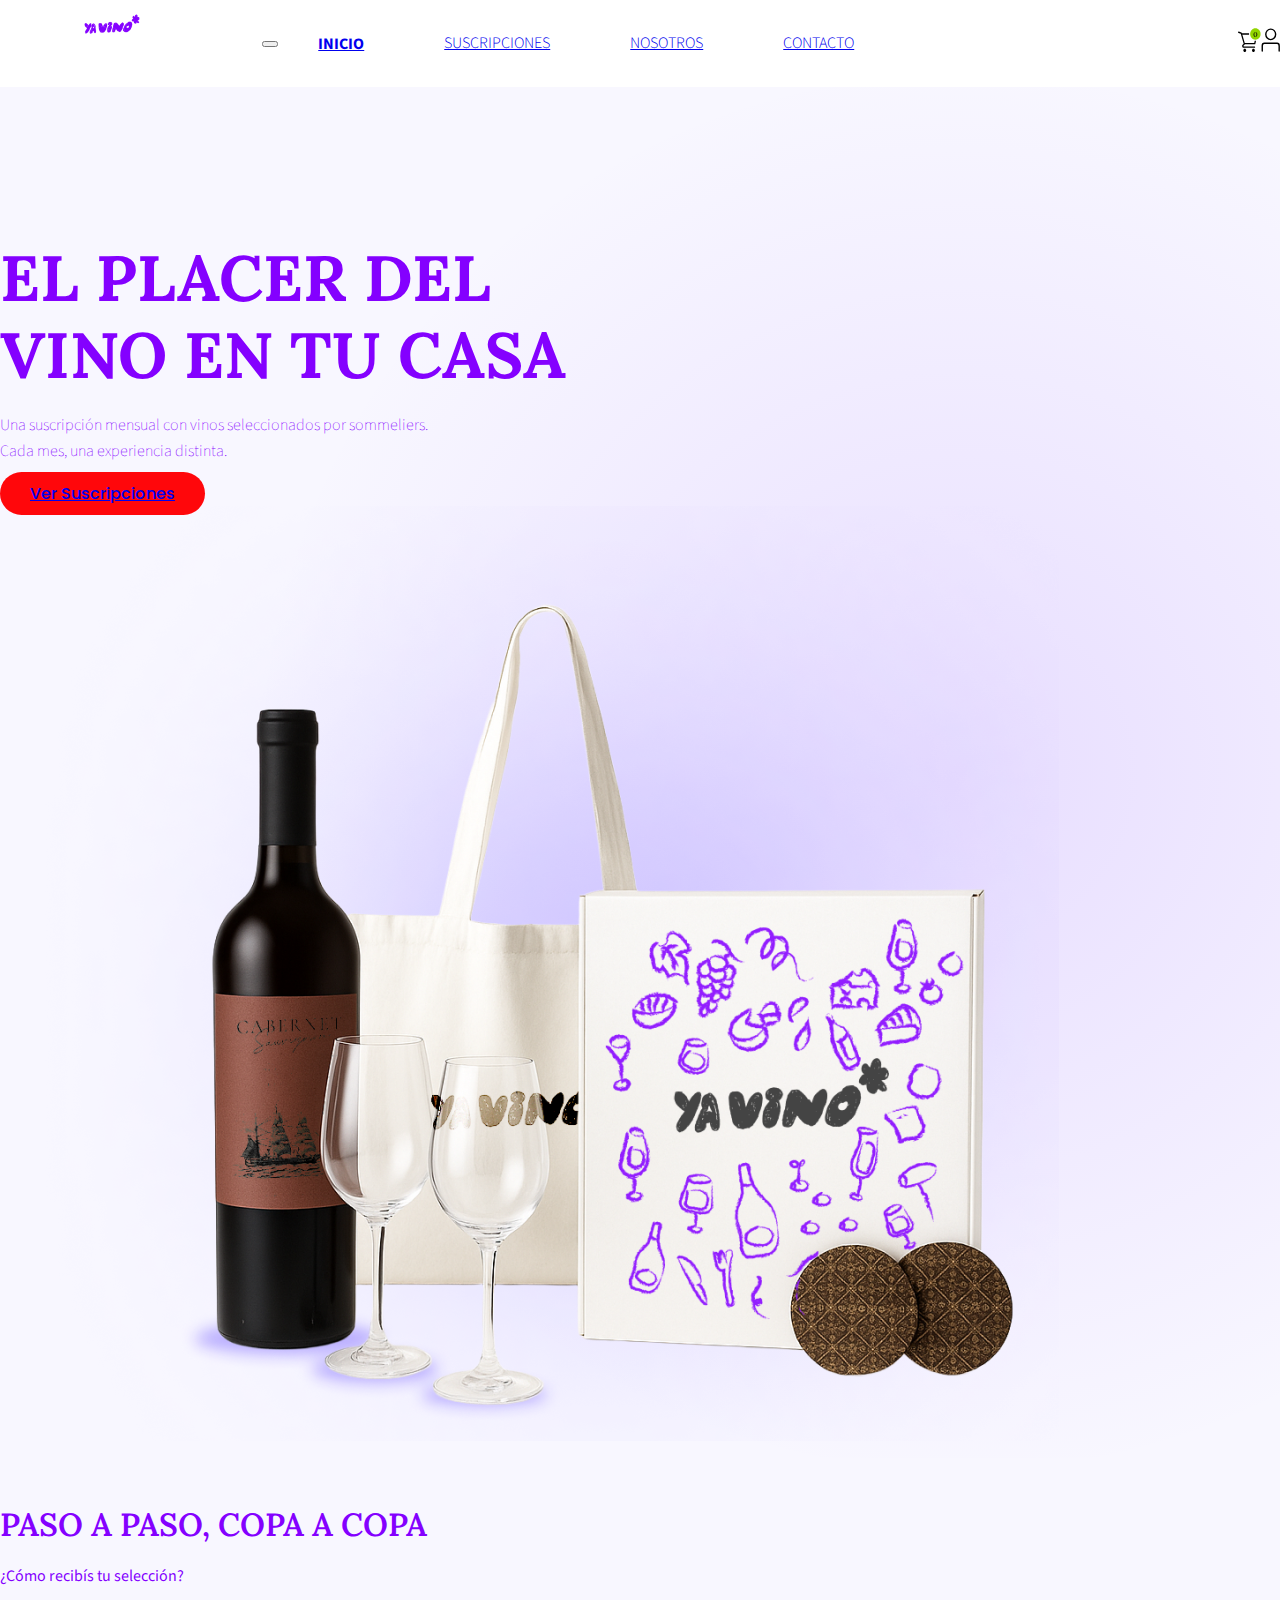
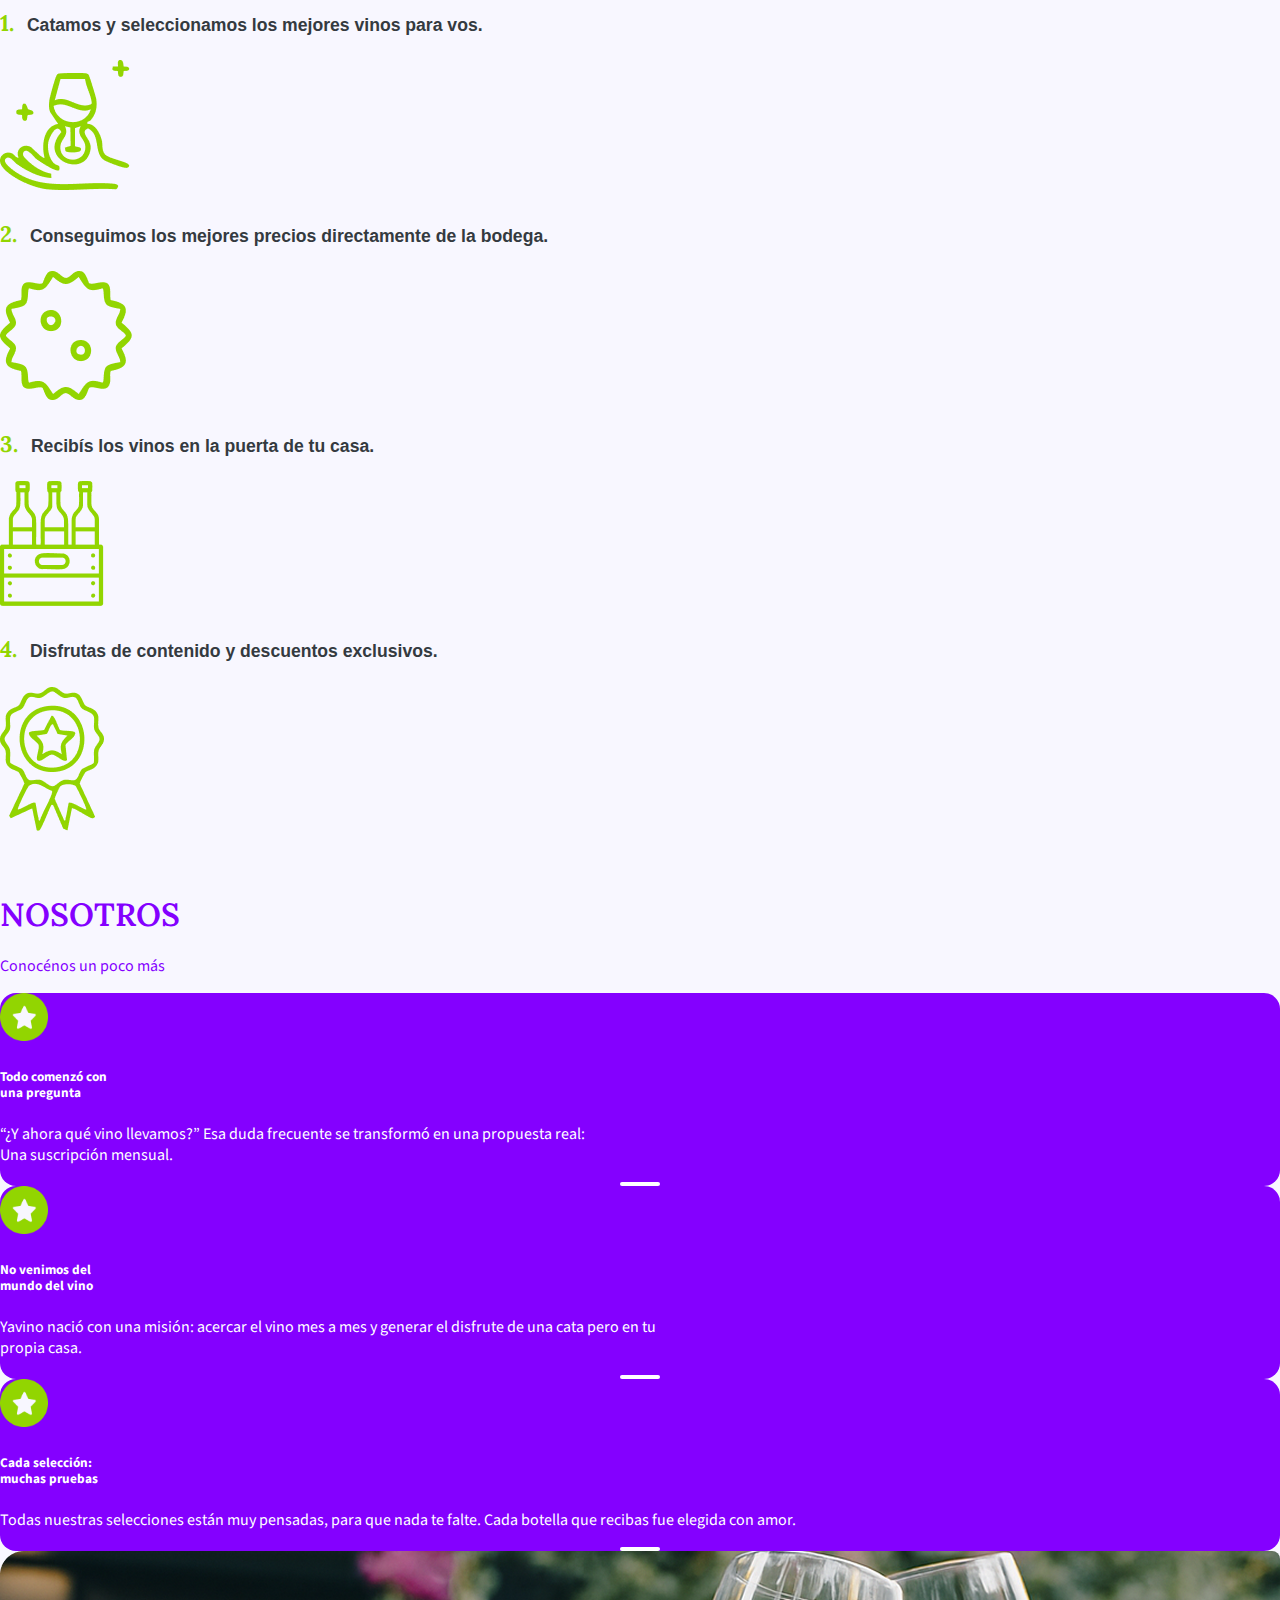
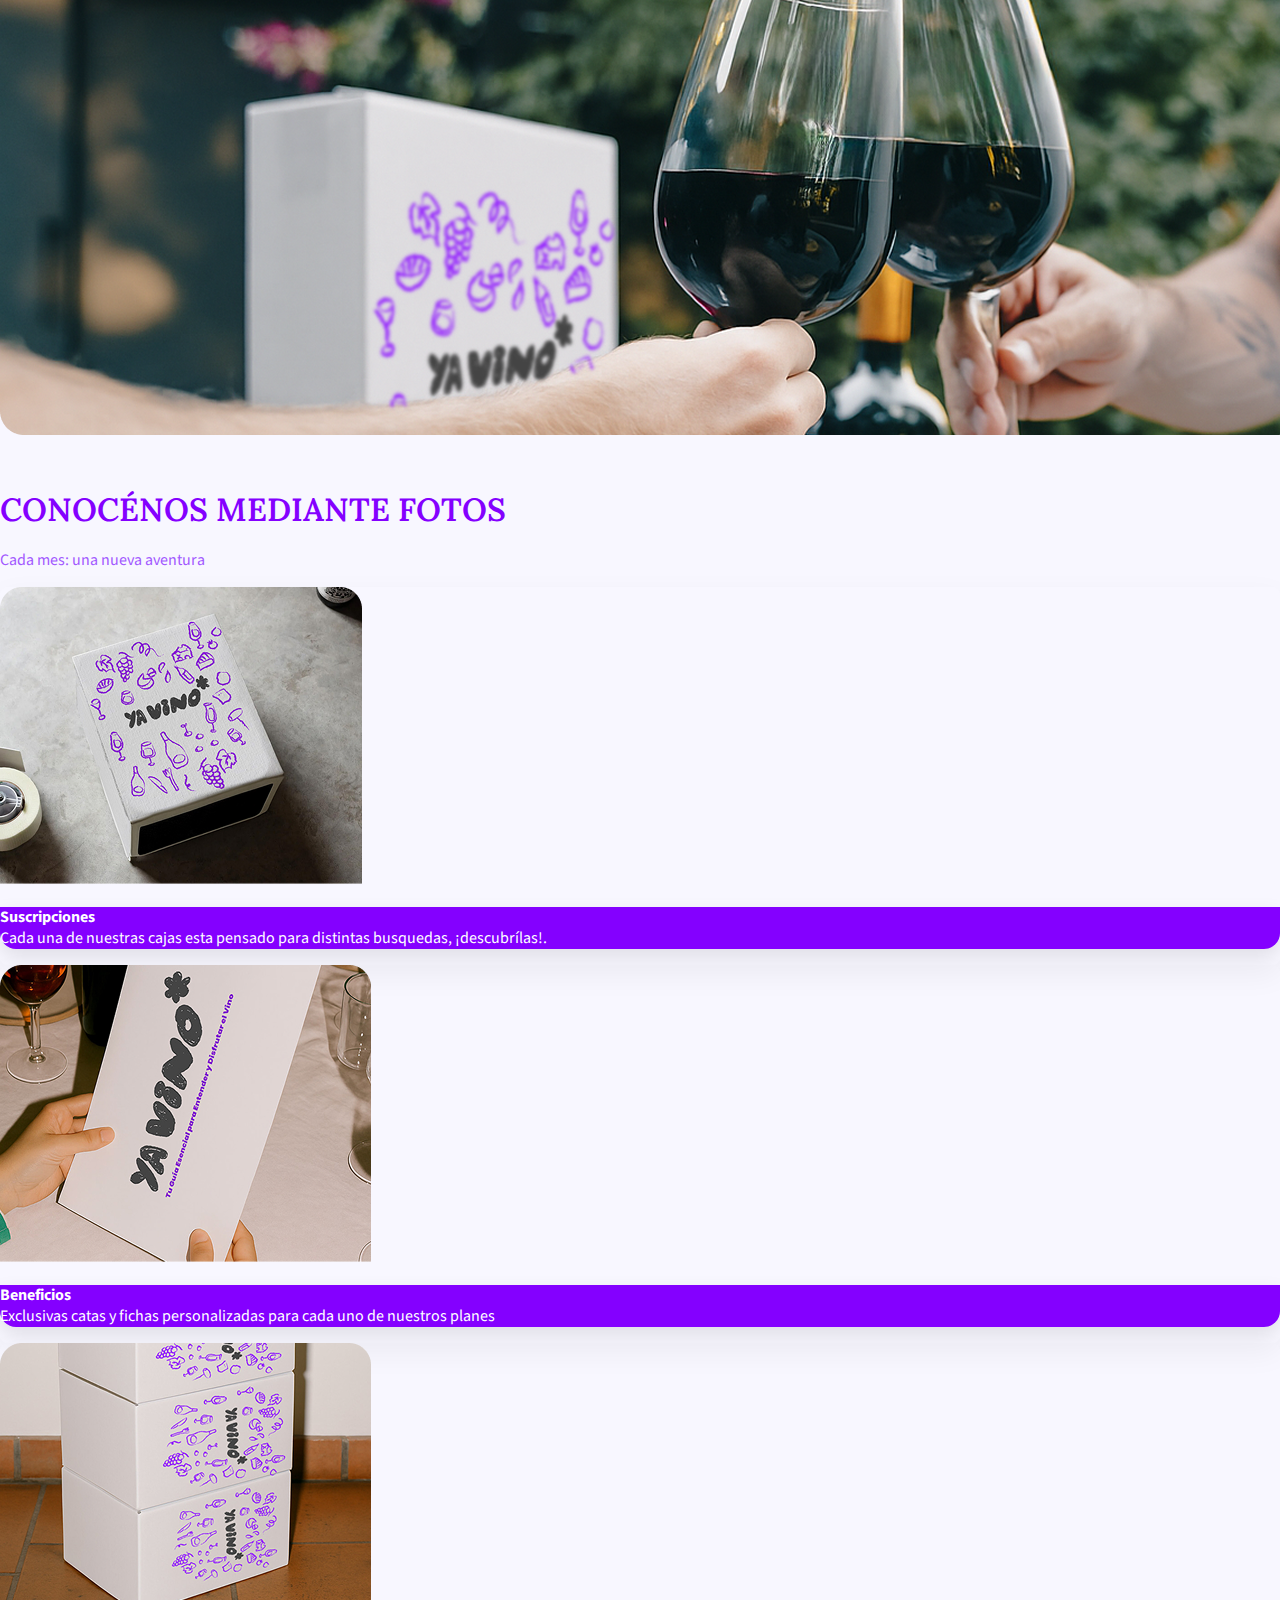
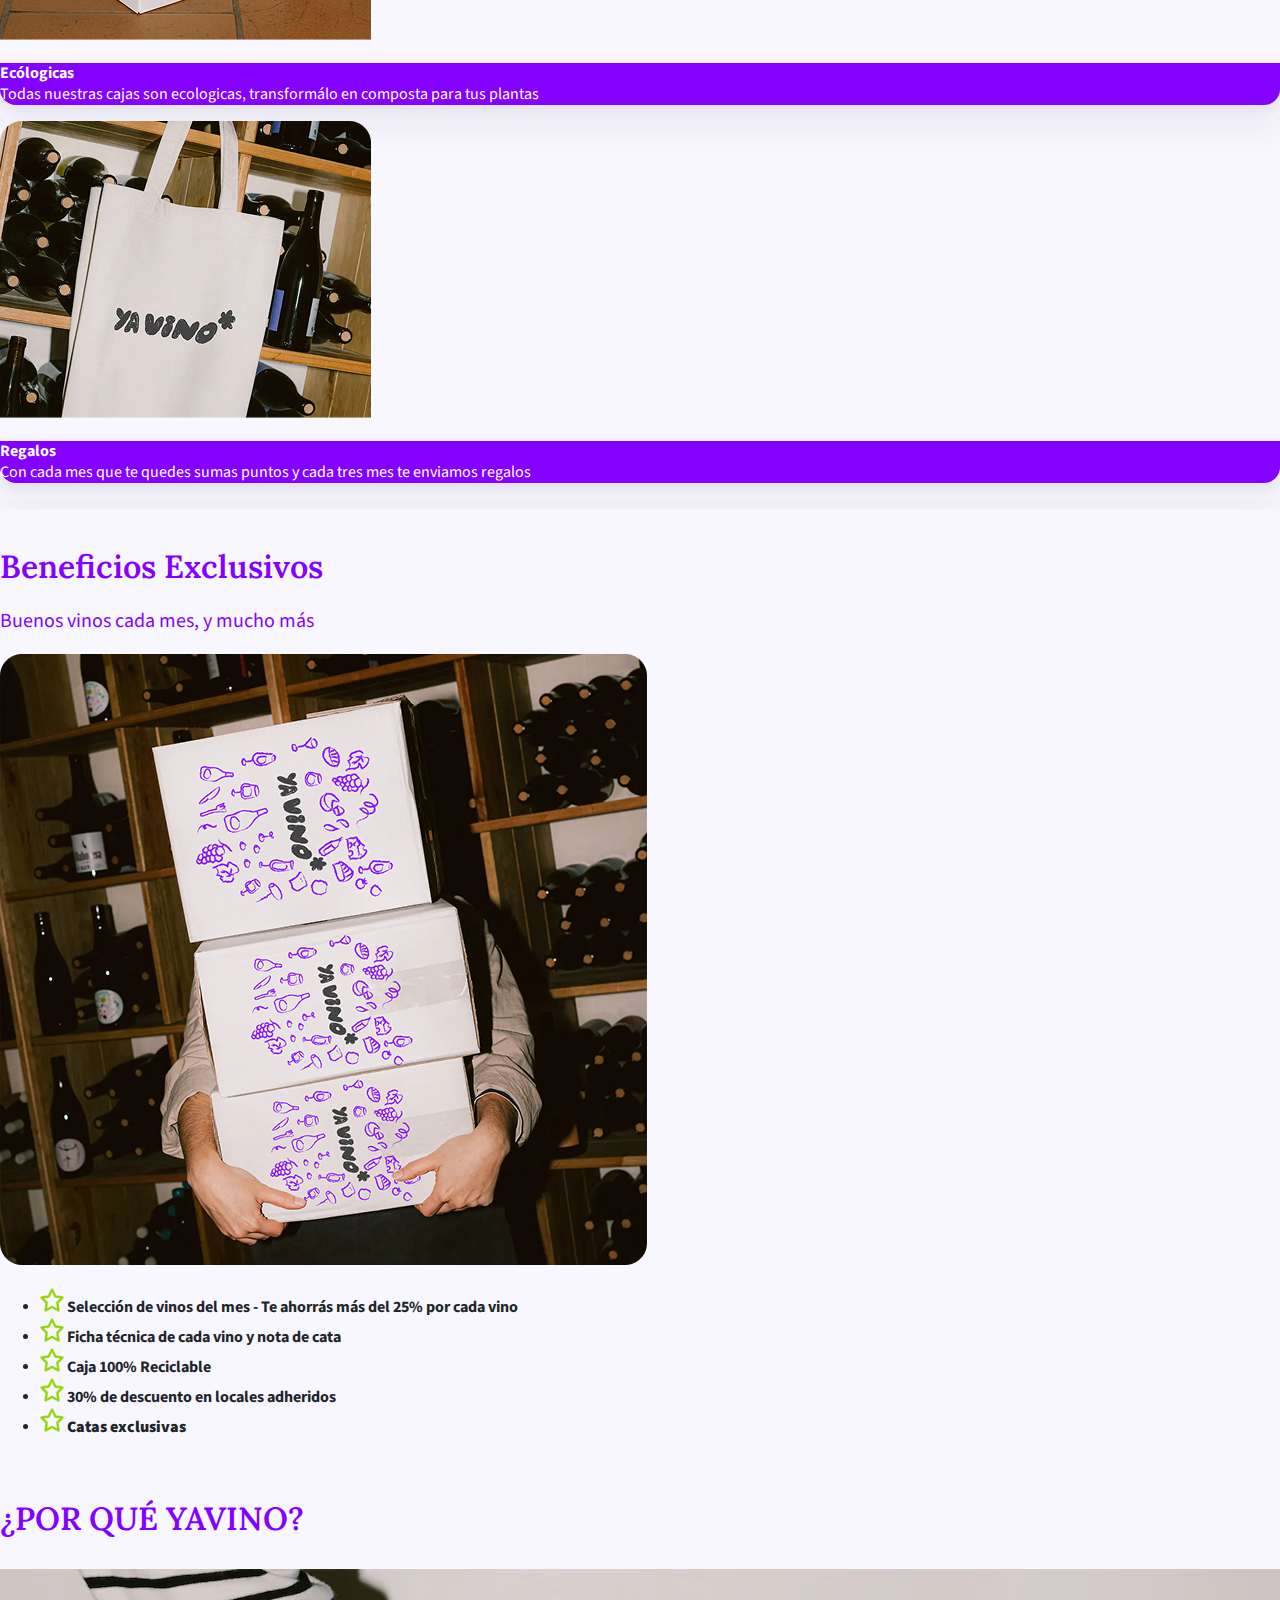
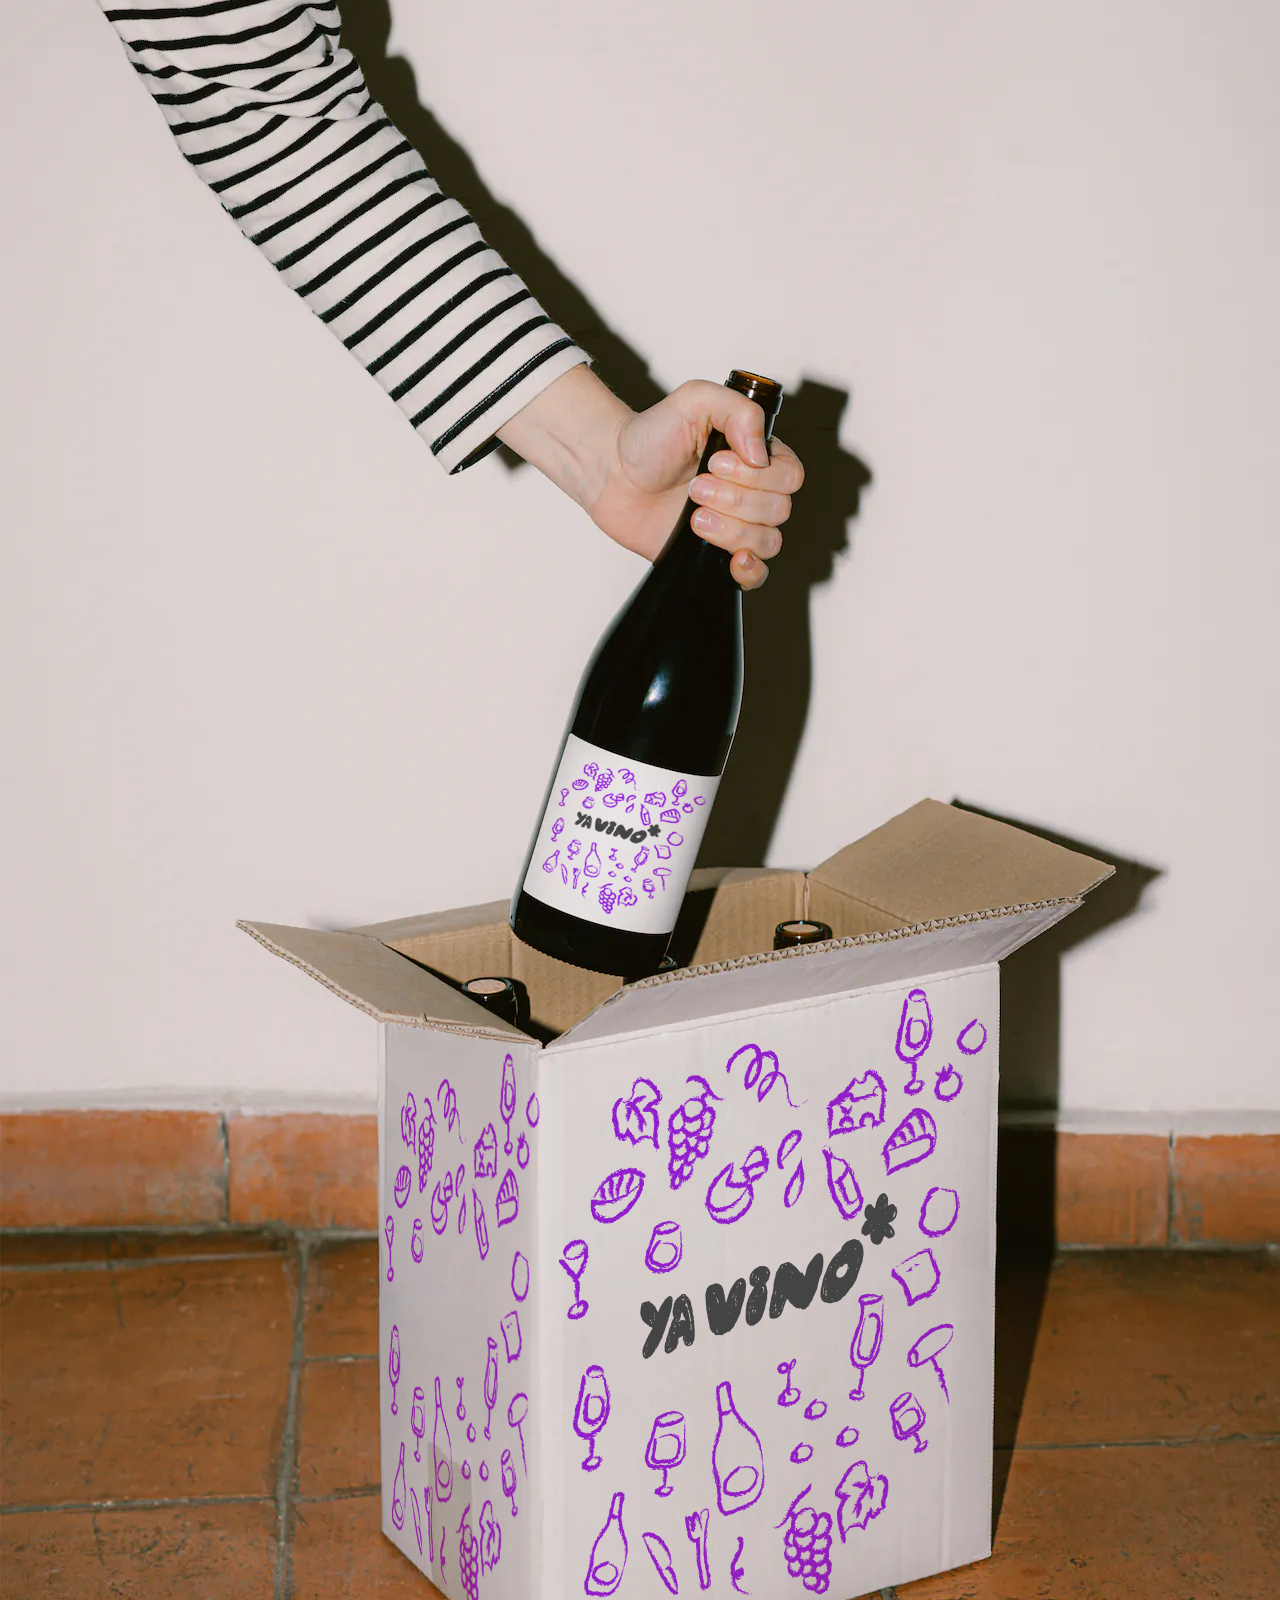
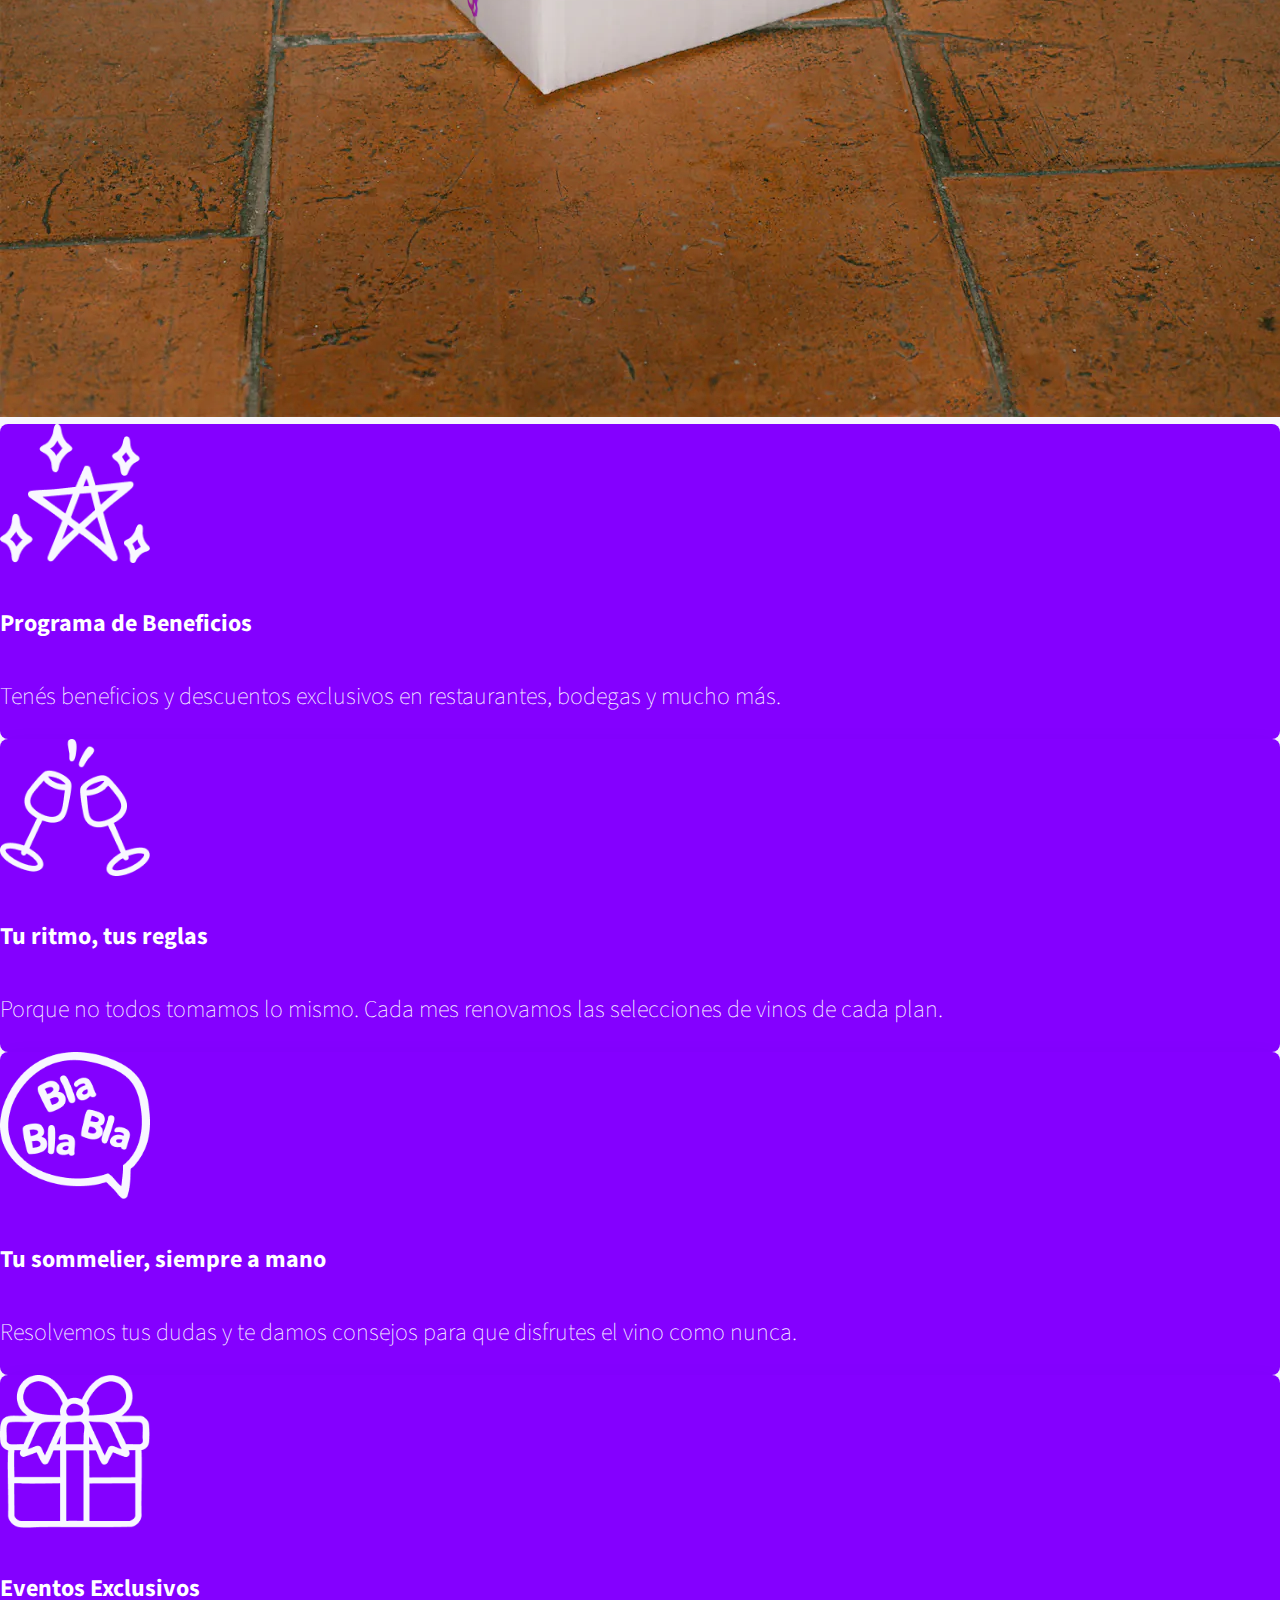
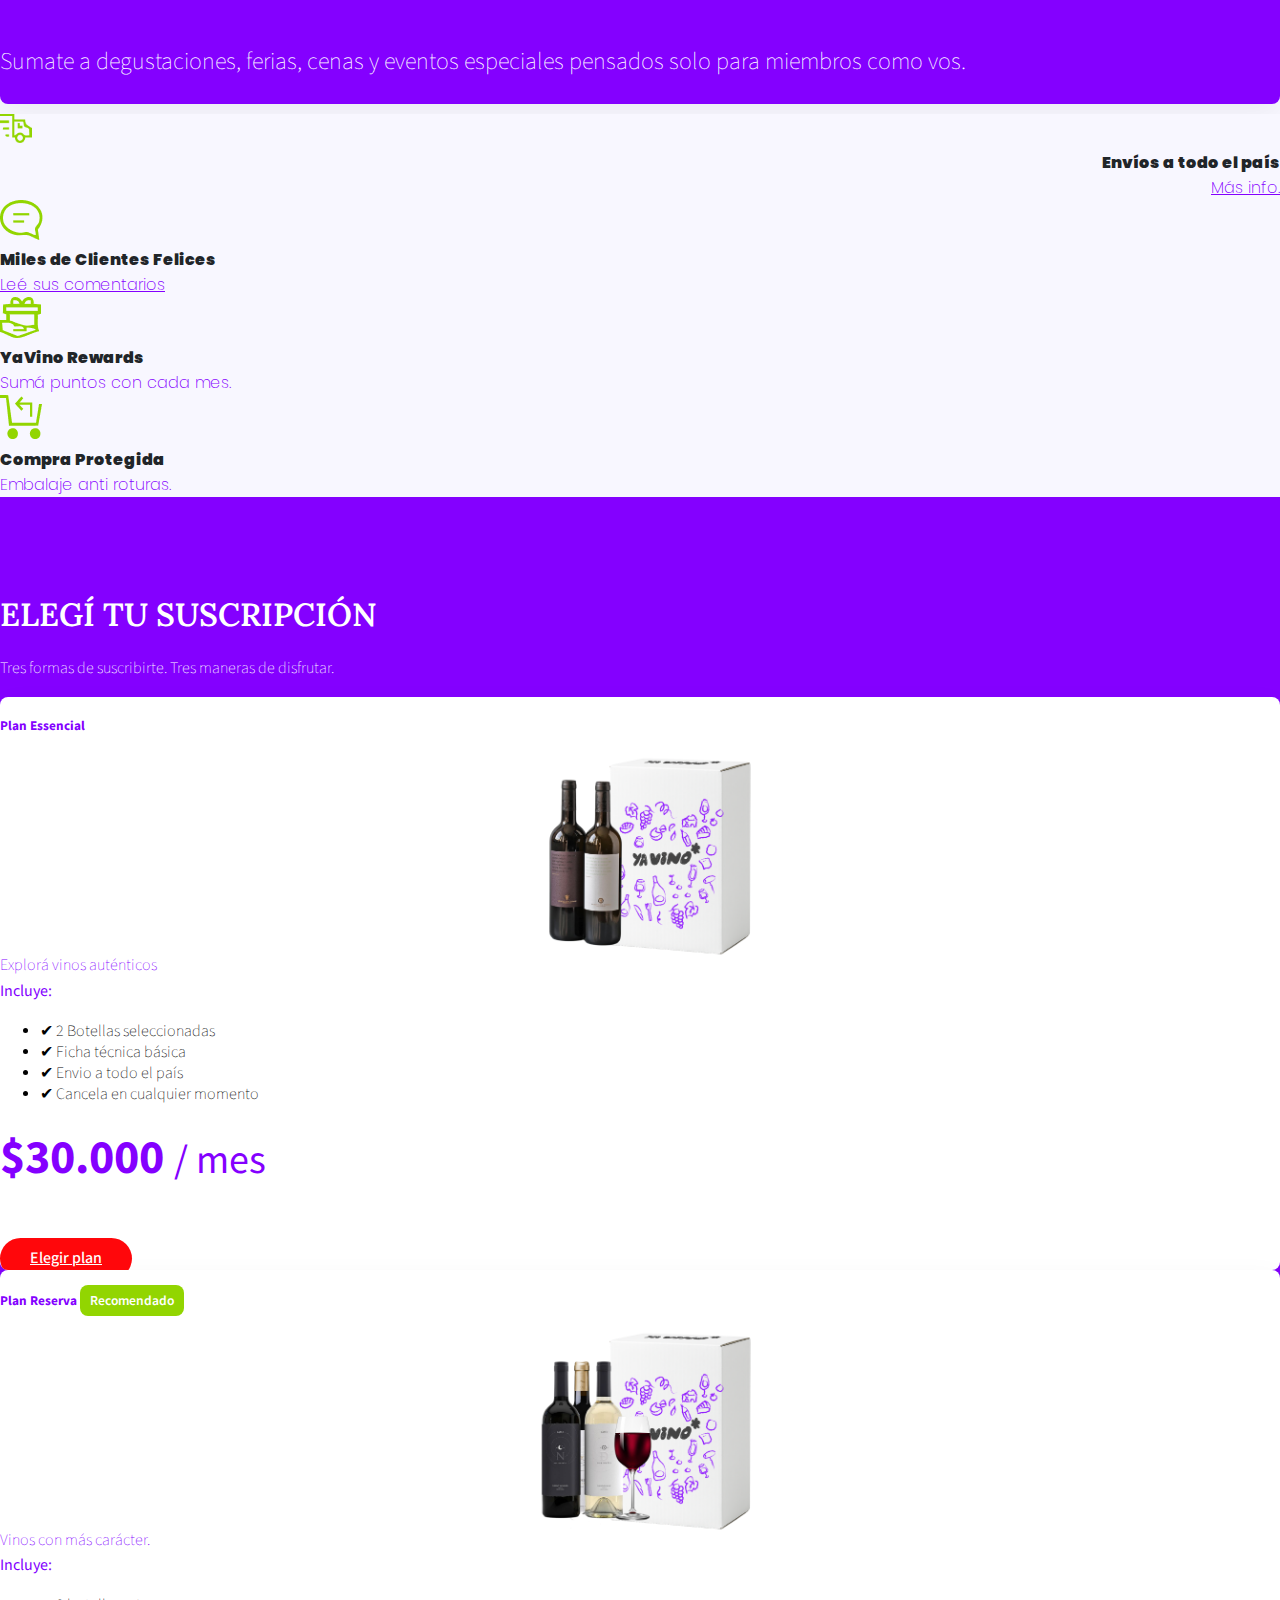
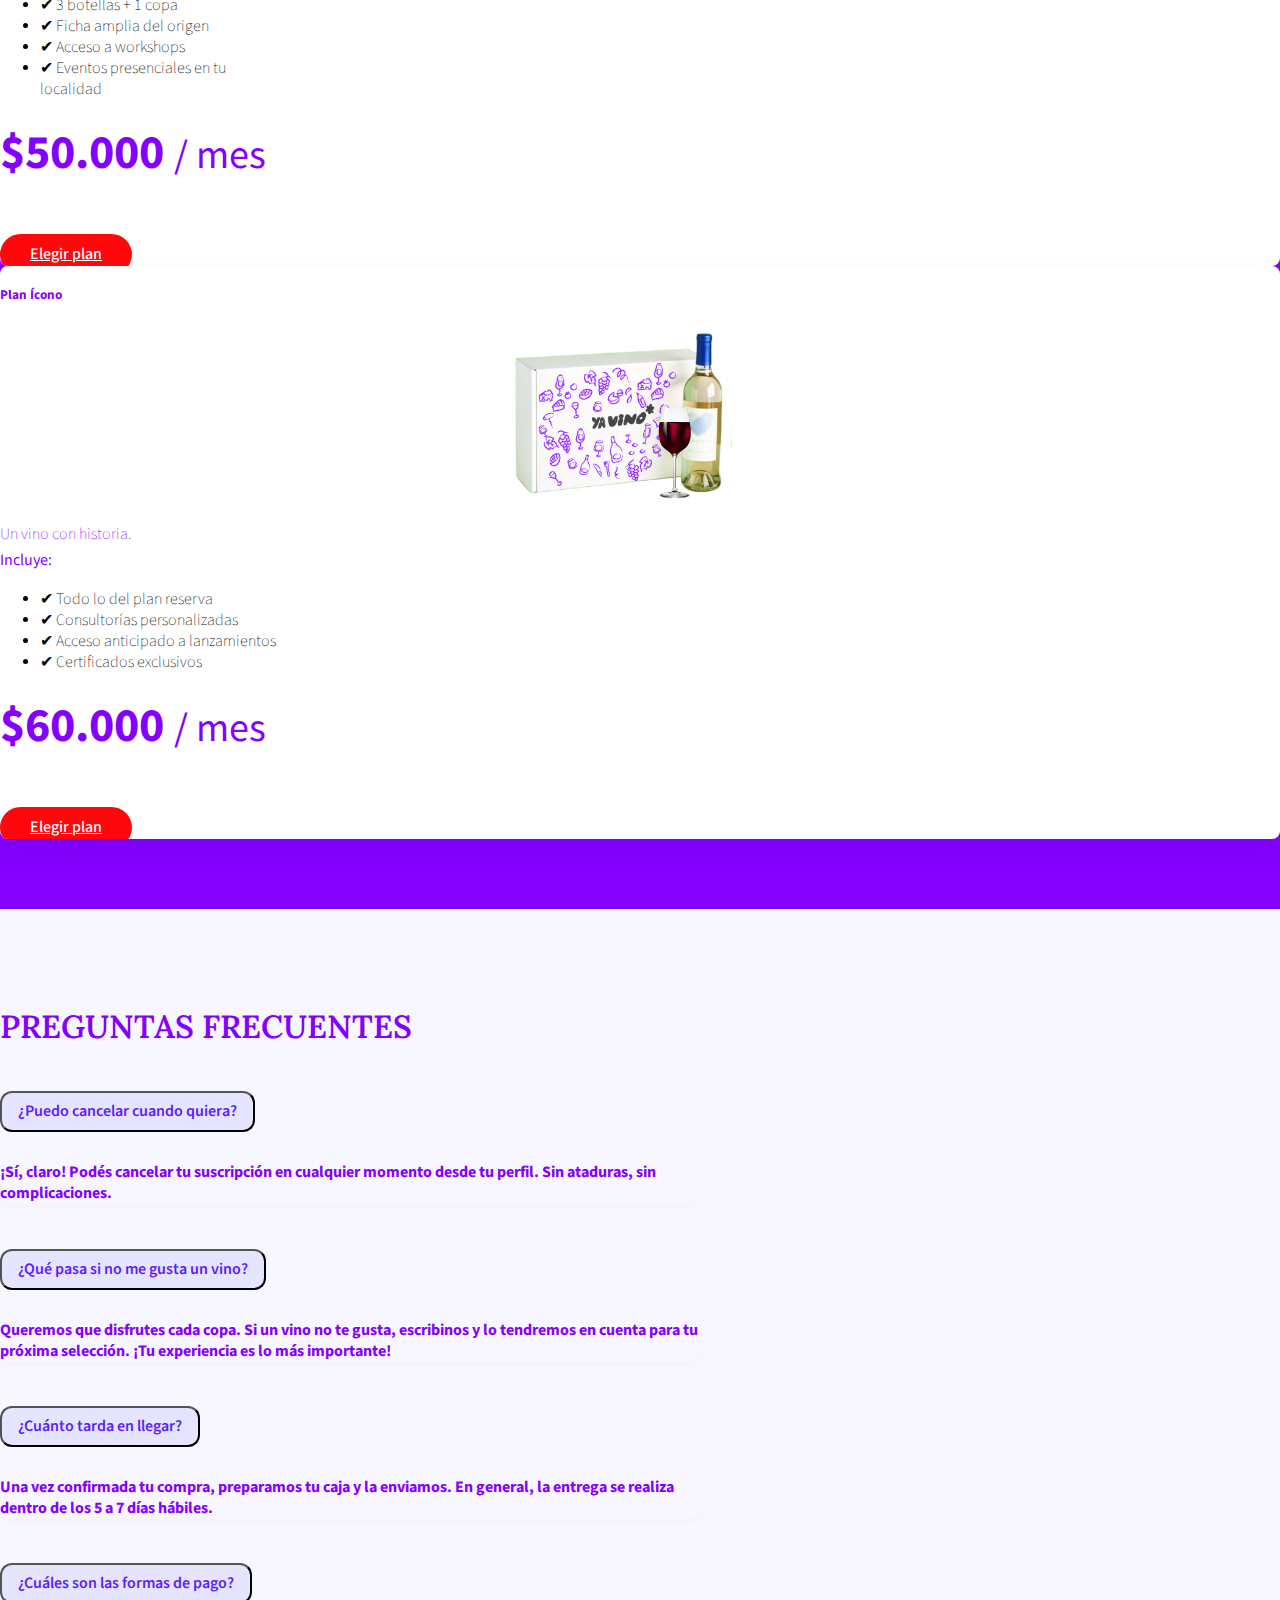
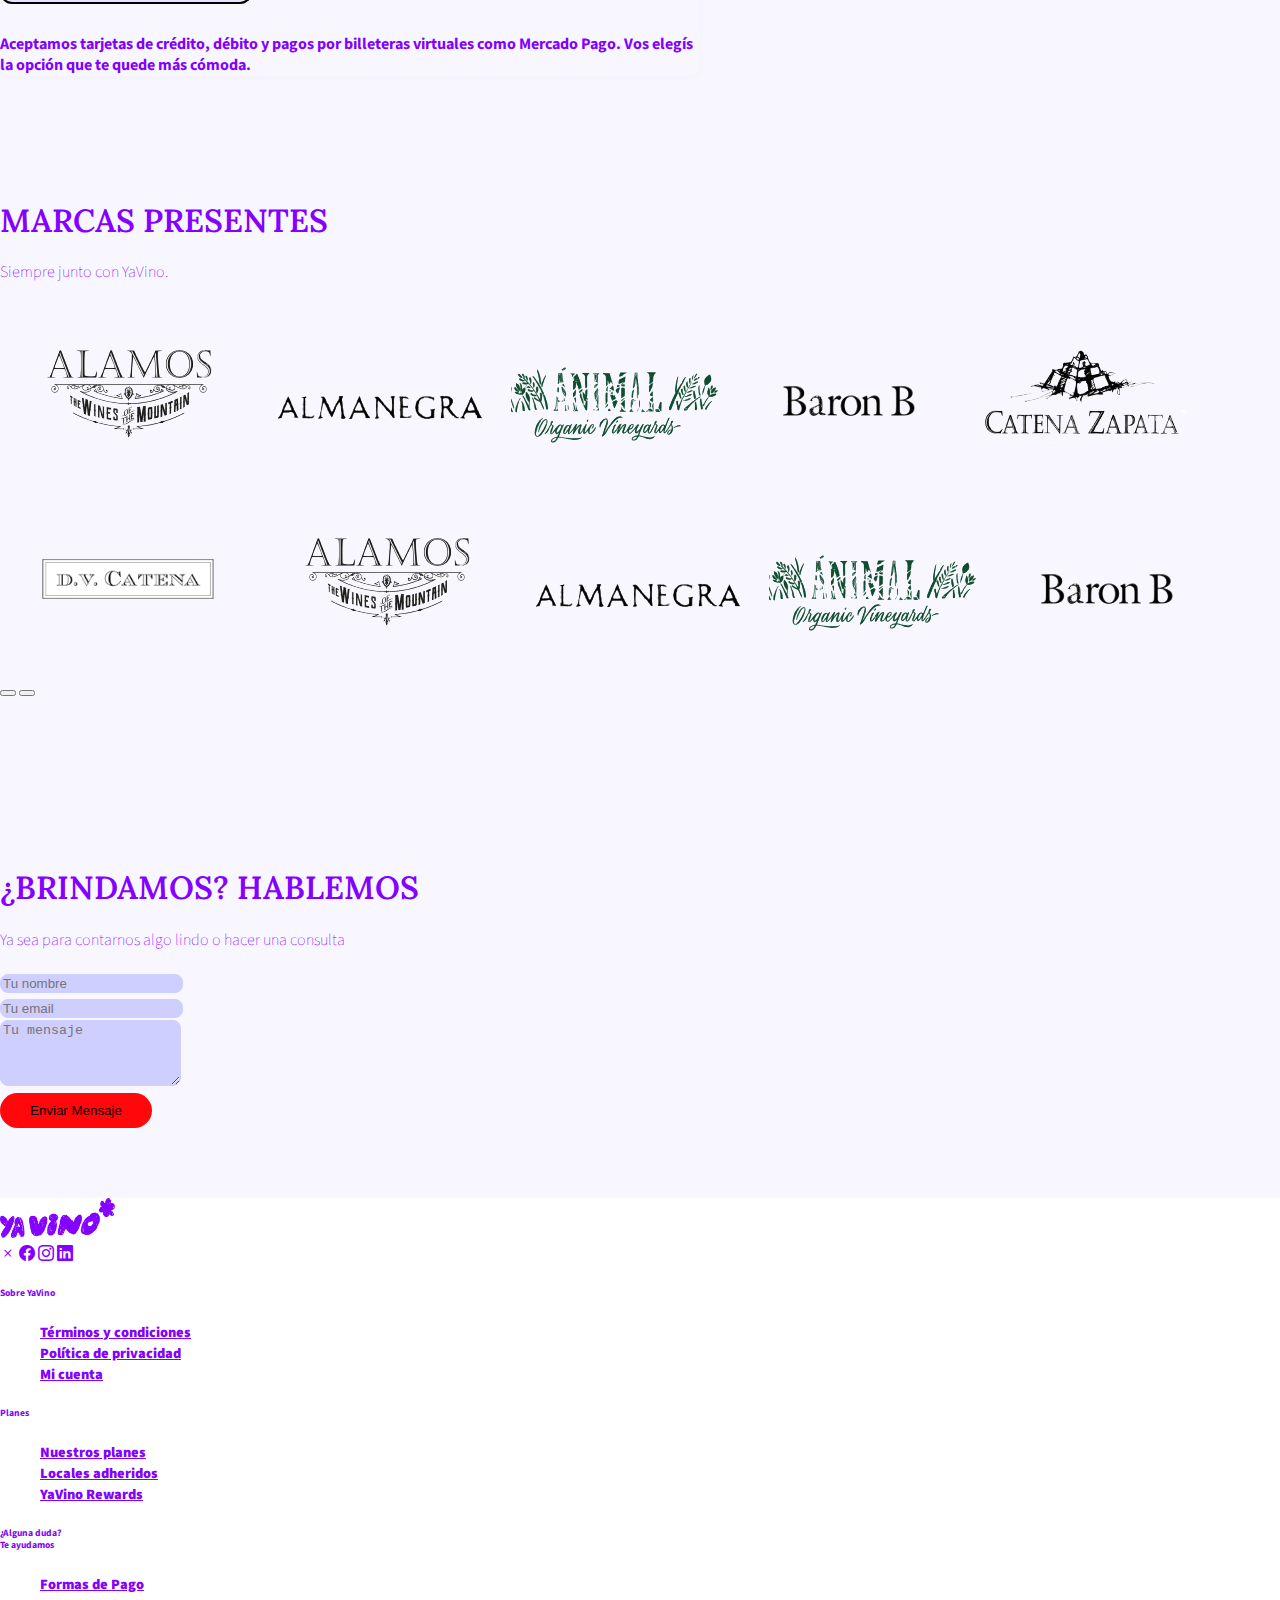
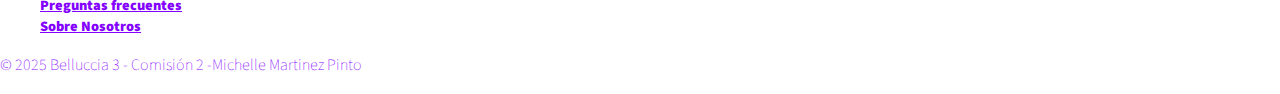
<file: index.html>
<!DOCTYPE html>
<html lang="es">
<head>
    <!-- Configuración básica del documento -->
    <meta charset="UTF-8">
    <meta name="viewport" content="width=device-width, initial-scale=1.0">
    <title>YaVino</title>
    <link rel="icon" href="imagenes-nuevas/logo.png" type="image/png">

    <!-- Tipografía desde Google Fonts -->
     <link href="https://fonts.googleapis.com/css2?family=Libre+Bodoni:ital,wght@0,400;0,700;1,400&display=swap" rel="stylesheet">
     <link href="https://fonts.googleapis.com/css2?family=Mada:wght@400;500;700&display=swap" rel="stylesheet">
     <link href="https://fonts.googleapis.com/css2?family=Lora:ital,wght@0,400;0,700;1,400;1,700&display=swap" rel="stylesheet">


    <link href="https://fonts.googleapis.com/css2?family=Poppins:wght@400;600&display=swap" rel="stylesheet">
<link href="https://fonts.googleapis.com/css2?family=Reenie+Beanie&display=swap" rel="stylesheet">


    <!-- Framework CSS de Bootstrap -->
    <link href="https://cdn.jsdelivr.net/npm/bootstrap@5.3.7/dist/css/bootstrap.min.css" rel="stylesheet" integrity="sha384-LN+7fdVzj6u52u30Kp6M/trliBMCMKTyK833zpbD+pXdCLuTusPj697FH4R/5mcr" crossorigin="anonymous">

    <!-- Bootstrap Icons -->
    <link rel="stylesheet" href="https://cdn.jsdelivr.net/npm/bootstrap-icons@1.11.3/font/bootstrap-icons.css">

    <!-- Estilos personalizados -->
    <link rel="stylesheet" href="styles.css">
</head>
<body>

<!-- NAVBAR -->
<nav class="navbar navbar-expand-lg fixed-top">
  <div class="container d-flex align-items-center justify-content-between">
    
    <!-- Logo -->
    <a class="navbar-brand" href="#">
      <img src="imagenes-nuevas/logo.png" alt="YaVino logo" style="height: 80px;">
    </a>

    <!-- Botón responsive -->
    <button class="navbar-toggler" type="button" data-bs-toggle="collapse" data-bs-target="#navbarNav">
      <span class="navbar-toggler-icon"></span>
    </button>

    <!-- Menú de navegación -->
    <div class="collapse navbar-collapse justify-content-center" id="navbarNav">
      <ul class="navbar-nav gap-1"> <!-- `gap-4` es Bootstrap, para espaciar -->
        <li class="nav-item"><a class="nav-link active" href="#">INICIO</a></li>
       <a class="nav-link" href="#suscripciones">SUSCRIPCIONES</a>
       <a class="nav-link" href="#nosotros">NOSOTROS</a>
       <a class="nav-link" href="#contacto">CONTACTO</a>
      </ul>
    </div>

    <!-- Espacio para íconos (opcional) -->
    <div class="navbar-icons d-none d-lg-flex gap-3">
      <!-- Iconos en SVG o FontAwesome, por ejemplo -->
      <a href="#"><img src="imagenes-nuevas/shop-icon.svg" alt="Usuario" style="height: 24px;"></a>
      <a href="#"><img src="imagenes-nuevas/icon-user.svg" alt="Carrito" style="height: 24px;"></a>
    </div>

  </div>
</nav>

<!-- HERO: Sección de portada con llamado a la acción -->
<section id="hero" class="hero-section d-flex align-items-center" style="min-height: 100vh; padding-top: 100px;">
  <div class="container section-spacing">
    <div class="row align-items-center">
    <!-- Texto principal -->
    <div class="col-lg-6">
      <h1 class="h1-custom">EL PLACER DEL <br>VINO EN TU CASA</h1>
      <p class="p-custom">Una suscripción mensual con vinos seleccionados por sommeliers.<br> Cada mes, una experiencia distinta.</p>
      <div class="d-flex gap-3 mt-4">
        <a href="#" class="btn btn-dark">Ver Suscripciones</a>
      </div>
    </div>
    <!-- Imagen destacada -->
    <div class="col-lg-6 text-center">
      <img src="imagenes-nuevas/hero.png" class="img-fluid img-rounded" alt="Imagen Hero">
    </div>
  </div>
</section>
<!-- /HERO -->

<!-- ABOUT: Sección sobre nosotros -->
<section class="about-section text-center no-animation">
  <div class="container section-spacing">
  <h2 class="h2-custom">PASO A PASO, COPA A COPA</h2>
  <p class="mt-3 mb-5">¿Cómo recibís tu selección?</p>
  <div class="row">
    <!-- Cuatro columnas informativas -->
    <div class="row">
  <div class="col-md-3">
    <h4 class="h4-custom">
      <span class="step-number">1.</span> Catamos y seleccionamos los mejores vinos para vos.
    </h4>
     <img src="imagenes-nuevas/paso-a-paso-1.png" alt="Elegís tu plan" class="img-fluid mb-3">
  </div>
  <div class="col-md-3">
    <h4 class="h4-custom">
      <span class="step-number">2.</span> Conseguimos los mejores precios directamente de la bodega.
    </h4>
      <img src="imagenes-nuevas/paso-a-paso-2.png" alt="Elegís tu plan" class="img-fluid mb-3">
  </div>
  <div class="col-md-3">
   <h4 class="h4-custom">
      <span class="step-number">3.</span> Recibís los vinos en la puerta de tu casa.
    </h4>
    <img src="imagenes-nuevas/paso-a-paso-3.png" alt="Elegís tu plan" class="img-fluid mb-3">
  </div>
  <div class="col-md-3">
   <h4 class="h4-custom">
      <span class="step-number">4.</span> Disfrutas de contenido y descuentos exclusivos.
    </h4>
    <img src="imagenes-nuevas/paso-a-paso-4.png" alt="Elegís tu plan" class="img-fluid mb-3">
 
  </div>
</div>

</section>
<!-- /ABOUT -->

<!-- /nosotros -->

 <!-- Sección completa con fondo extendido -->
<section id="nosotros" class="section-spacing bg-light-custom">

  <!-- Contenedor interno para centrar contenido -->
  <div class="container text-center">

  <h2 class="h2-custom">NOSOTROS</h2>
  <p class="mb-5 text-purple">Conocénos un poco más</p>



<div class="row">
  <!-- Card 1 -->
  <div class="col-md-4 mb-4">
    <div class="card h-100 p-4 bg-violet-card text-white text-center no-hover rounded-4">
      <div class="mb-3">
        <img src="imagenes-nuevas/extrella-nosotros.png" alt="Ícono estrella" width="48" height="48" class="mb-3">

      </div>
      <h5 class="fw-bold fs-3">Todo comenzó con<br>una pregunta</h5>
      <p class="mt-2">“¿Y ahora qué vino llevamos?” Esa duda frecuente se transformó en una propuesta real: <br>Una suscripción mensual.</p>
      <div class="mt-3" style="width: 40px; height: 4px; background: white; margin: 0 auto; border-radius: 2px;"></div>
    </div>
  </div>

  <!-- Card 2 -->
  <div class="col-md-4 mb-4">
    <div class="card h-100 p-4 bg-violet-card text-white text-center no-hover rounded-4">
      <div class="mb-3">
       <img src="imagenes-nuevas/extrella-nosotros.png" alt="Ícono estrella" width="48" height="48" class="mb-3">

      </div>
      <h5 class="fw-bold fs-3">No venimos del<br>mundo del vino</h5>
      <p class="mt-2">Yavino nació con una misión: acercar el vino mes a mes y generar el disfrute de una cata pero en tu <br>propia casa.</p>
      <div class="mt-3" style="width: 40px; height: 4px; background: white; margin: 0 auto; border-radius: 2px;"></div>
    </div>
  </div>

  <!-- Card 3 -->
  <div class="col-md-4 mb-4">
    <div class="card h-100 p-4 bg-violet-card text-white text-center no-hover rounded-4">
      <div class="mb-3">
       <img src="imagenes-nuevas/extrella-nosotros.png" alt="Ícono estrella" width="48" height="48" class="mb-3">

      </div>
      <h5 class="fw-bold fs-3">Cada selección:<br> muchas pruebas</h5>
      <p class="mt-2">Todas nuestras selecciones están muy pensadas, para que nada te falte. Cada botella que recibas fue elegida con amor.</p>
      <div class="mt-3" style="width: 40px; height: 4px; background: white; margin: 0 auto; border-radius: 2px;"></div>
    </div>
  </div>
</div>


 <div class="row mb-4">
    <!-- Card rectangular arriba (solo imagen) -->
    <div class="col-12">
      <div class="card h-100 p-0 overflow-hidden no-hover">
        <img src="imagenes-nuevas/primera-img-secciones.png" class="img-fluid w-100" alt="Servicio destacado">
      </div>
    </div>
  </div>


</section>



<!-- galeria de imagenes -->
<section class="section-spacing py-5 text-center bg-aprende" style="background-color: #F8F7FF;">

  <div class="container">
    <h2 class="mb-4 h2-custom">CONOCÉNOS MEDIANTE FOTOS</h2>
    <p class="mb-5">Cada mes: una nueva aventura</p>

    <!-- GALERÍA E: Cards tipo "story" con imagen y texto -->

  <div class="row g-4">
    <div class="col-md-3">
      <div class="card h-100">
        <img src="imagenes-nuevas/caja-galeria-1.png" class="card-img-top" alt="">
        <div class="card-body bg-violet-card rounded-top-sharp">
          <p class="card-text small"> <strong>Suscripciones</strong><br>  Cada una de nuestras cajas esta pensado para distintas busquedas, ¡descubrílas!.</p>
        </div>
      </div>
    </div>
     <div class="col-md-3">
      <div class="card h-100">
        <img src="imagenes-nuevas/folleto-galeria-2.png" class="card-img-top" alt="">
        <div class="card-body bg-violet-card rounded-top-sharp">
          <p class="card-text small"><strong>Beneficios</strong> <br> Exclusivas catas y fichas personalizadas para cada uno de nuestros planes</p>
        </div>
      </div>
    </div>
     <div class="col-md-3">
      <div class="card h-100">
        <img src="imagenes-nuevas/cajas-galeria-3.png" class="card-img-top" alt="">
        <div class="card-body bg-violet-card rounded-top-sharp">
          <p class="card-text small"><strong>Ecólogicas</strong> <br> Todas nuestras cajas son ecologicas, transformálo en composta para tus plantas</p>
        </div>
      </div>
    </div>
     <div class="col-md-3">
      <div class="card h-100">
        <img src="imagenes-nuevas/tote-galeria-4.png" class="card-img-top" alt="">
        <div class="card-body bg-violet-card rounded-top-sharp">
          <p class="card-text small"><strong>Regalos</strong><br>  Con cada mes que te quedes sumas puntos y cada tres mes te enviamos regalos</p>
        </div>
      </div>
    </div>
    <!-- repetir para más -->
  </div>
</section>
<!-- SECCIÓN: Beneficios exclusivos -->
<section class="section-spacing bg-soft-violet text-center">

  <!-- Título y subtítulo centrados -->
  <div class="container mb-5">
    <h2 class="h2-custom text-uppercase text-purple-1">Beneficios Exclusivos</h2>
    <p class="lead-custom">Buenos vinos cada mes, y mucho más</p>
  </div>

  <!-- Fila con imagen y lista -->
  <div class="container">
    <div class="row align-items-center">

      <!-- Imagen a la izquierda -->
      <div class="col-lg-6 text-center mb-4 mb-lg-0">
        <img src="imagenes-nuevas/box-apilados-1.png" class="img-fluid img-rounded" alt="Imagen ilustrativa">
      </div>

      <!-- Lista de beneficios con íconos como imagen -->
      <div class="col-lg-6 text-start">
        <ul class="list-unstyled fs-5">
          <li class="d-flex align-items-start mb-3 mada-text">
            <img src="imagenes-nuevas/estrella-bullet.png" alt="icono" class="me-3" style="width: 24px; height: 24px;">
            <strong>Selección de vinos del mes - Te ahorrás más del 25% por cada vino</strong>
          </li>
          <li class="d-flex align-items-start mb-3 mada-text">
            <img src="imagenes-nuevas/estrella-bullet.png" alt="icono" class="me-3" style="width: 24px; height: 24px;">
           <strong>Ficha técnica de cada vino y nota de cata</strong>
          </li>
          <li class="d-flex align-items-start mb-3 mada-text">
            <img src="imagenes-nuevas/estrella-bullet.png" alt="icono" class="me-3" style="width: 24px; height: 24px;">
            <strong>Caja 100% Reciclable</strong>
          </li>
          <li class="d-flex align-items-start mb-3 mada-text">
            <img src="imagenes-nuevas/estrella-bullet.png" alt="icono" class="me-3" style="width: 24px; height: 24px;">
            <strong>30% de descuento en locales adheridos<strong>
          </li>
          <li class="d-flex align-items-start mb-3 mada-text">
            <img src="imagenes-nuevas/estrella-bullet.png" alt="icono" class="me-3" style="width: 24px; height: 24px;">
            <strong>Catas exclusivas</strong>
          </li>
        </ul>
      </div>

    </div>
  </div>
</section>

    
    

<!-- GALERÍA E: Cards tipo "story" con imagen y texto -->
<section class="py-5" style="background-color: #F8F7FF;">
  <div class="container section-spacing">

    <h2 class="mb-4 text-center text-violeta-yavino">¿POR QUÉ YAVINO?</h2>

    <div class="row g-4 align-items-stretch">

      <!-- Columna izquierda: imagen vertical -->
      <div class="col-md-4 d-flex">
        <div class="w-100 rounded overflow-hidden" style="height: 100%;">
          <img src="imagenes-nuevas/Plan-basico.png" class="img-fluid h-100 w-100 object-fit-cover" alt="Imagen vertical">
        </div>
      </div>

      <!-- Columna derecha: 4 cards en 2x2 -->
      <div class="col-md-8">
        <div class="row g-4 h-100">
          <div class="col-md-6">
            <div class="card bg-violeta-yavino text-center p-3 h-100" style="background-color: #8400FF; color: white; border: none;">
              <img src="imagenes-nuevas/porque-estrellas.png" class="mx-auto mb-3" style="width: 150px;" alt="">
              <div class="card-body p-0">
                <h5 class="fw-bold">Programa de Beneficios</h5>
                <p class="small">Tenés beneficios y descuentos exclusivos en restaurantes, bodegas y mucho más.</p>
              </div>
            </div>
          </div>
          <div class="col-md-6">
            <div class="card bg-violeta-yavino text-center p-3 h-100" style="background-color: #8400FF; color: white; border: none;">
              <img src="imagenes-nuevas/porque-copas.png" class="mx-auto mb-3" style="width: 150px;" alt="">
              <div class="card-body p-0">
                <h5 class="fw-bold">Tu ritmo, tus reglas</h5>
                <p class="small">Porque no todos tomamos lo mismo. Cada mes renovamos las selecciones de vinos de cada plan.</p>
              </div>
            </div>
          </div>

          <div class="col-md-6">
            <div class="card bg-violeta-yavino text-center p-3 h-100" style="background-color: #8400FF; color: white; border: none;">
              <img src="imagenes-nuevas/porque-bla.png" class="mx-auto mb-3" style="width: 150px;" alt="">
              <div class="card-body p-0">
                <h5 class="fw-bold">Tu sommelier, siempre a mano</h5>
                <p class="small">Resolvemos tus dudas y te damos consejos para que disfrutes el vino como nunca.</p>
              </div>
            </div>
          </div>

          <div class="col-md-6">
            <div class="card bg-violeta-yavino text-center p-3 h-100" style="background-color: #8400FF; color: white; border: none;">
              <img src="imagenes-nuevas/porque-regalo.png" class="mx-auto mb-3" style="width:  150px;" alt="">
              <div class="card-body p-0">
                <h5 class="fw-bold">Eventos Exclusivos</h5>
                <p class="small">Sumate a degustaciones, ferias, cenas y eventos especiales pensados solo para miembros como vos.</p>
              </div>
            </div>
          </div>

        </div>
      </div>
<!-- Seccione beneficios chico -->
    </div>
  </div>
</section>
<section class="benefits-strip py-4">
  <div class="container">
    <div class="row text-start text-md-center justify-content-between align-items-center">
     
      
      <!-- Ítem 1 -->
      <div class="col-12 col-md-3 d-flex align-items-center mb-3 mb-md-0">
  <img src="imagenes-nuevas/envios.png" alt="Envíos" class="me-2" style="width: 32px;">
  <div style="text-align: right;">
    <strong>Envíos a todo el país</strong><br>
    <a href="#" class="benefit-link">Más info.</a>
  </div>
</div>

      <!-- Ítem 2 -->
      <div class="col-12 col-md-3 d-flex align-items-center gap-3 mb-3 mb-md-0">
        <img src="imagenes-nuevas/comentarios.png" class="no-hover" alt="Clientes Felices" class="benefit-icon">
        <div class="text-end">
          <strong>Miles de Clientes Felices</strong><br>
          <a href="plan.html#testimonios" class="benefit-link">Leé sus comentarios</a>
        </div>
      </div>

      <!-- Ítem 3 -->
      <div class="col-12 col-md-3 d-flex align-items-center gap-3 mb-3 mb-md-0">
        <img src="imagenes-nuevas/yavino-rewards.png"  class="no-hover" alt="Rewards" class="benefit-icon">
         <div class="text-end">
          <strong>YaVino Rewards</strong><br>
          <span class="benefit-link">Sumá puntos con cada mes.</span>
        </div>
      </div>

      <!-- Ítem 4 -->
      <div class="col-12 col-md-3 d-flex align-items-center gap-3">
        <img src="imagenes-nuevas/compra-protegida.png"  class="no-hover" alt="Compra Protegida" class="benefit-icon">
         <div class="text-end">
          <strong>Compra Protegida</strong><br>
          <span class="benefit-link">Embalaje anti roturas.</span>
        </div>
      </div>

    </div>
  </div>
</section>


<!-- PLANES DE SUSCRIPCIÓN: Sección con 3 opciones destacadas -->
<section id="suscripciones" class="text-center py-5 bg-purple" style="background-color: #8400FF;">
  <div class="container section-spacing">
    <h2 class="section-title h2-custom">ELEGÍ TU SUSCRIPCIÓN</h2>
    <p class="section-subtitle p-custom">Tres formas de suscribirte. Tres maneras de disfrutar.</p>

    <div class="row mt-5">
    
    <!-- Card: Plan Básico -->
    <div class="col-md-4 mb-4">
      <div class="card p-4 h-100">
        <!-- Título  -->
        <h5 class="text-uppercase">Plan Essencial</h5>
        
        
        <!-- Imagen ilustrativa -->
        <img src="imagenes-nuevas/plan-essencial.png" class="img-fluid img-rounded my-3 img-plan" alt="Plan Básico">


        <!-- Descripción -->
        <p class="card-text-custom">Explorá vinos auténticos<br><strong>Incluye:</strong></p>
        
        <!-- Lista de beneficios -->
        <ul class="list-unstyled text-start mx-auto list-violet" style="max-width: 250px;">
          <li>✔ 2 Botellas seleccionadas</li>
          <li>✔ Ficha técnica básica</li>
          <li>✔ Envio a todo el país</li>
          <li>✔ Cancela en cualquier momento</li>
        </ul>
       <p class="precio-plan">$30.000 <small>/ mes</small></p>


        <!-- Botón CTA -->
        <a href="plan.html" class="btn btn-rojo mt-3">Elegir plan</a>

      </div>
    </div>

    <!-- Card: Plan Pro (Recomendado) -->
    <div class="col-md-4 mb-4">
      <div class="card p-4 h-100 border border-primary">
        <!-- Título -->
        <h5 class="text-uppercase">Plan Reserva <span class="badge badge-recomendado ms-2">Recomendado</span></h5>
        
        
        <!-- Imagen ilustrativa -->
        <img src="imagenes-nuevas/plan-reserva2.png" class="img-fluid img-rounded my-3 img-plan" alt="Plan Pro">

        <!-- Descripción -->
        <p class="card-text-custom">Vinos con más carácter.<br><strong>Incluye:</strong></p>
        
        <!-- Lista de beneficios -->
        <ul class="list-unstyled text-start mx-auto list-violet" style="max-width: 250px;">
          <li>✔ 3 botellas + 1 copa</li>
          <li>✔ Ficha amplia del origen</li>
          <li>✔ Acceso a workshops</li>
          <li>✔ Eventos presenciales en tu localidad</li>
        </ul>
        <p class="precio-plan">$50.000 <small>/ mes</small></p>


        <!-- Botón CTA -->
        <a href="plan.html" class="btn btn-rojo mt-3">Elegir plan</a>

      </div>
    </div>

    <!-- Card: Plan Full -->
    <div class="col-md-4 mb-4">
      <div class="card p-4 h-100">
        <!-- Título  -->
        <h5 class="text-uppercase">Plan Ícono</h5>
        
        
        <!-- Imagen ilustrativa -->
        <img src="imagenes-nuevas/plan-icon.png" class="img-fluid img-rounded my-3 img-plan" alt="Plan Full">

        <!-- Descripción -->
        <p class="card-text-custom">Un vino con historia.<br><strong>Incluye:</strong></p>
        
        <!-- Lista de beneficios -->
        <ul class="list-unstyled text-start mx-auto list-violet" style="max-width: 250px;">
          <li>✔ Todo lo del plan reserva</li>
          <li>✔ Consultorías personalizadas</li>
          <li>✔ Acceso anticipado a lanzamientos</li>
          <li>✔ Certificados exclusivos</li>
        </ul>
        <p class="precio-plan">$60.000 <small>/ mes</small></p>

        <!-- Botón CTA -->
        <a href="plan" class="btn btn-rojo mt-3">Elegir plan</a>
      </div>
    </div>

  </div>
</section>
<!-- /PLANES DE SUSCRIPCIÓN -->

<!-- FAQS: Preguntas frecuentes -->
<section class="bg-faqs">
  <div class="section-spacing container py-5">
    <h2 class="text-center mb-4 h2-custom">PREGUNTAS FRECUENTES</h2>
    <div class="accordion" id="accordionExample">
    <div class="accordion-wrapper mx-auto">
  <div class="accordion mt-5" id="faqAccordion">
    <!-- Ítem de pregunta -->
    <div class="accordion-item">
      <h2 class="accordion-header" id="headingOne">
        <button class="accordion-button" type="button" data-bs-toggle="collapse" data-bs-target="#collapseOne">
          ¿Puedo cancelar cuando quiera?
        </button>
      </h2>
      <div id="collapseOne" class="accordion-collapse collapse">
        <div class="accordion-body">
          ¡Sí, claro! Podés cancelar tu suscripción en cualquier momento desde tu perfil. Sin ataduras, sin complicaciones.
        </div>
      </div>
    </div>
    <!-- Ítem de pregunta -->
    <div class="accordion-item">
      <h2 class="accordion-header" id="headingTwo">
        <button class="accordion-button" type="button" data-bs-toggle="collapse" data-bs-target="#collapseTwo">
          ¿Qué pasa si no me gusta un vino?
        </button>
      </h2>
      <div id="collapseTwo" class="accordion-collapse collapse">
        <div class="accordion-body">
          Queremos que disfrutes cada copa. Si un vino no te gusta, escribinos y lo tendremos en cuenta para tu próxima selección. ¡Tu experiencia es lo más importante!
        </div>
      </div>
    </div>
     <!-- Ítem de pregunta -->
    <div class="accordion-item">
      <h2 class="accordion-header" id="headingTwo">
        <button class="accordion-button" type="button" data-bs-toggle="collapse" data-bs-target="#collapseThree">
          ¿Cuánto tarda en llegar?
        </button>
      </h2>
      <div id="collapseThree" class="accordion-collapse collapse">
        <div class="accordion-body">
          Una vez confirmada tu compra, preparamos tu caja y la enviamos. En general, la entrega se realiza dentro de los 5 a 7 días hábiles.
        </div>
      </div>
    </div>
     <!-- Ítem de pregunta -->
    <div class="accordion-item">
      <h2 class="accordion-header" id="headingTwo">
        <button class="accordion-button" type="button" data-bs-toggle="collapse" data-bs-target="#collapseFour">
          ¿Cuáles son las formas de pago?
        </button>
      </h2>
      <div id="collapseFour" class="accordion-collapse collapse">
        <div class="accordion-body">
          Aceptamos tarjetas de crédito, débito y pagos por billeteras virtuales como Mercado Pago. Vos elegís la opción que te quede más cómoda.
        </div>
      </div>
    </div>
  </div>
</section>
  </div>
</section>
  </div>
</section>
<!-- /FAQS -->
<!-- GALERÍA C: Carrusel horizontal con tarjetas -->
<section class="bg-galeria" style="margin-top: -50px;">
  <div class="section-spacing container py-5 text-center">
    <h2 class="mb-4 h2-custom GALERIA-MARCAS">MARCAS PRESENTES</h2>
    <p class="SUBTITULO-GALERIA-MARCAS">Siempre junto con YaVino.</p>
    <div id="carouselGaleriaC" class="carousel slide" data-bs-ride="carousel">
      <div class="carousel-inner">
        <!-- Slide 1 -->
        <div class="carousel-item active">
          <div class="d-flex justify-content-center gap-3">
            <img src="imagenes-nuevas/alamos.png" class="rounded" alt="Item 1">
            <img src="imagenes-nuevas/alma-negra.png" class="rounded" alt="Item 2">
            <img src="imagenes-nuevas/animal.png" class="rounded" alt="Item 3">
            <img src="imagenes-nuevas/baron-b.png" class="rounded" alt="Item 4">
            <img src="imagenes-nuevas/catena-zapata.png" class="rounded" alt="Item 5">
          </div>
        </div>
        <!-- Slide 2 -->
        <div class="carousel-item">
          <div class="d-flex justify-content-center gap-3">
            <img src="imagenes-nuevas/dv-catena.png" class="rounded" alt="Item 6">
            <img src="imagenes-nuevas/alamos.png" class="rounded" alt="Item 7">
            <img src="imagenes-nuevas/alma-negra.png" class="rounded" alt="Item 8">
            <img src="imagenes-nuevas/animal.png" class="rounded" alt="Item 9">
            <img src="imagenes-nuevas/baron-b.png" class="rounded" alt="Item 10">
          </div>
        </div>
      </div>
      <!-- Controles -->
      <button class="carousel-control-prev" type="button" data-bs-target="#carouselGaleriaC" data-bs-slide="prev">
        <span class="carousel-control-prev-icon"></span>
      </button>
      <button class="carousel-control-next" type="button" data-bs-target="#carouselGaleriaC" data-bs-slide="next">
        <span class="carousel-control-next-icon"></span>
      </button>
    </div>
  </div>
</section>




<!-- CONTACT FORM: Formulario de contacto -->
<section id="contacto" class="bg-contact">
  <div class="section-spacing container text-center">
    <h2 class="h2-custom">¿BRINDAMOS? HABLEMOS</h2>
    <p class="p-custom">Ya sea para contarnos algo lindo o hacer una consulta</p>
    <div class="row justify-content-center">
      <div class="col-md-6">
        <form>
          <div class="mb-3">
            <input type="text" class="form-control" placeholder="Tu nombre">
          </div>
          <div class="mb-3">
            <input type="email" class="form-control" placeholder="Tu email">
          </div>
          <div class="mb-3">
            <textarea class="form-control" rows="4" placeholder="Tu mensaje"></textarea>
          </div>
         <button type="submit" class="btn btn-dark">Enviar Mensaje</button>
        </form>
      </div>
    </div>
  </div>
</section>

<!-- /CONTACT FORM -->


<!-- /footer -->
 <footer class="bg-light pt-5">
  <div class="container pb-4">
    <div class="row text-start text-md-left">
      
      <!-- Columna 1: Logo e íconos -->
      <div class="col-md-3 mb-4 text-center text-md-start">
        <img src="imagenes-nuevas/logo-violeta.png"  class="no-hover" alt="YaVino" style="height: 40px;">
        <div class="mt-3 d-flex justify-content-center justify-content-md-start gap-3">
          <i class="bi bi-x fs-5"></i>
          <i class="bi bi-facebook fs-5"></i>
          <i class="bi bi-instagram fs-5"></i>
          <i class="bi bi-linkedin fs-5"></i>
        </div>
      </div>

      <!-- Columna 2 -->
      <div class="col-md-3 mb-4">
        <h6 class="fw-bold text-purple">Sobre YaVino</h6>
        <ul class="list-unstyled small">
          <li><a href="#" class="text-decoration-none text-purple">Términos y condiciones</a></li>
          <li><a href="#" class="text-decoration-none text-purple">Política de privacidad</a></li>
          <li><a href="#" class="text-decoration-none text-purple">Mi cuenta</a></li>
        </ul>
      </div>

      <!-- Columna 3 -->
      <div class="col-md-3 mb-4">
        <h6 class="fw-bold text-purple">Planes</h6>
        <ul class="list-unstyled small">
          <li><a href="#" class="text-decoration-none text-purple">Nuestros planes</a></li>
          <li><a href="#" class="text-decoration-none text-purple">Locales adheridos</a></li>
          <li><a href="#" class="text-decoration-none text-purple">YaVino Rewards</a></li>
        </ul>
      </div>

      <!-- Columna 4 -->
      <div class="col-md-3 mb-4">
        <h6 class="fw-bold text-purple">¿Alguna duda?<br>Te ayudamos</h6>
        <ul class="list-unstyled small">
          <li><a href="#" class="text-decoration-none text-purple">Formas de Pago</a></li>
          <li><a href="#" class="text-decoration-none text-purple">Preguntas frecuentes</a></li>
          <li><a href="#" class="text-decoration-none text-purple">Sobre Nosotros</a></li>
        </ul>
      </div>

    </div>
  </div>

<!-- FOOTER: Pie de página -->
<footer class="text-center py-4">
  <div class="container">
    <p class="p-custom">© 2025 Belluccia 3 - Comisión 2 -Michelle Martinez Pinto</p>
  </div>
</footer>
<!-- /FOOTER -->



























<!-- Bootstrap Bundle JS (incluye Popper) -->
<script src="https://cdn.jsdelivr.net/npm/bootstrap@5.3.7/dist/js/bootstrap.bundle.min.js" integrity="sha384-ndDqU0Gzau9qJ1lfW4pNLlhNTkCfHzAVBReH9diLvGRem5+R9g2FzA8ZGN954O5Q" crossorigin="anonymous"></script>

<!-- Script personalizado para cambiar el navbar al hacer scroll -->
<script>
window.addEventListener('scroll', function() {
  const navbar = document.querySelector('.navbar');
  navbar.classList.toggle('scrolled', window.scrollY > 50);
});
</script>

<!-- Scripts adicionales -->
<script src="scripts.js"></script>
<script>
  window.addEventListener("scroll", function () {
    const navbar = document.querySelector(".navbar");
    if (window.scrollY > 10) {
      navbar.classList.add("navbar-scrolled");
    } else {
      navbar.classList.remove("navbar-scrolled");
    }
  });
</script>
</body>
</html>
</file>
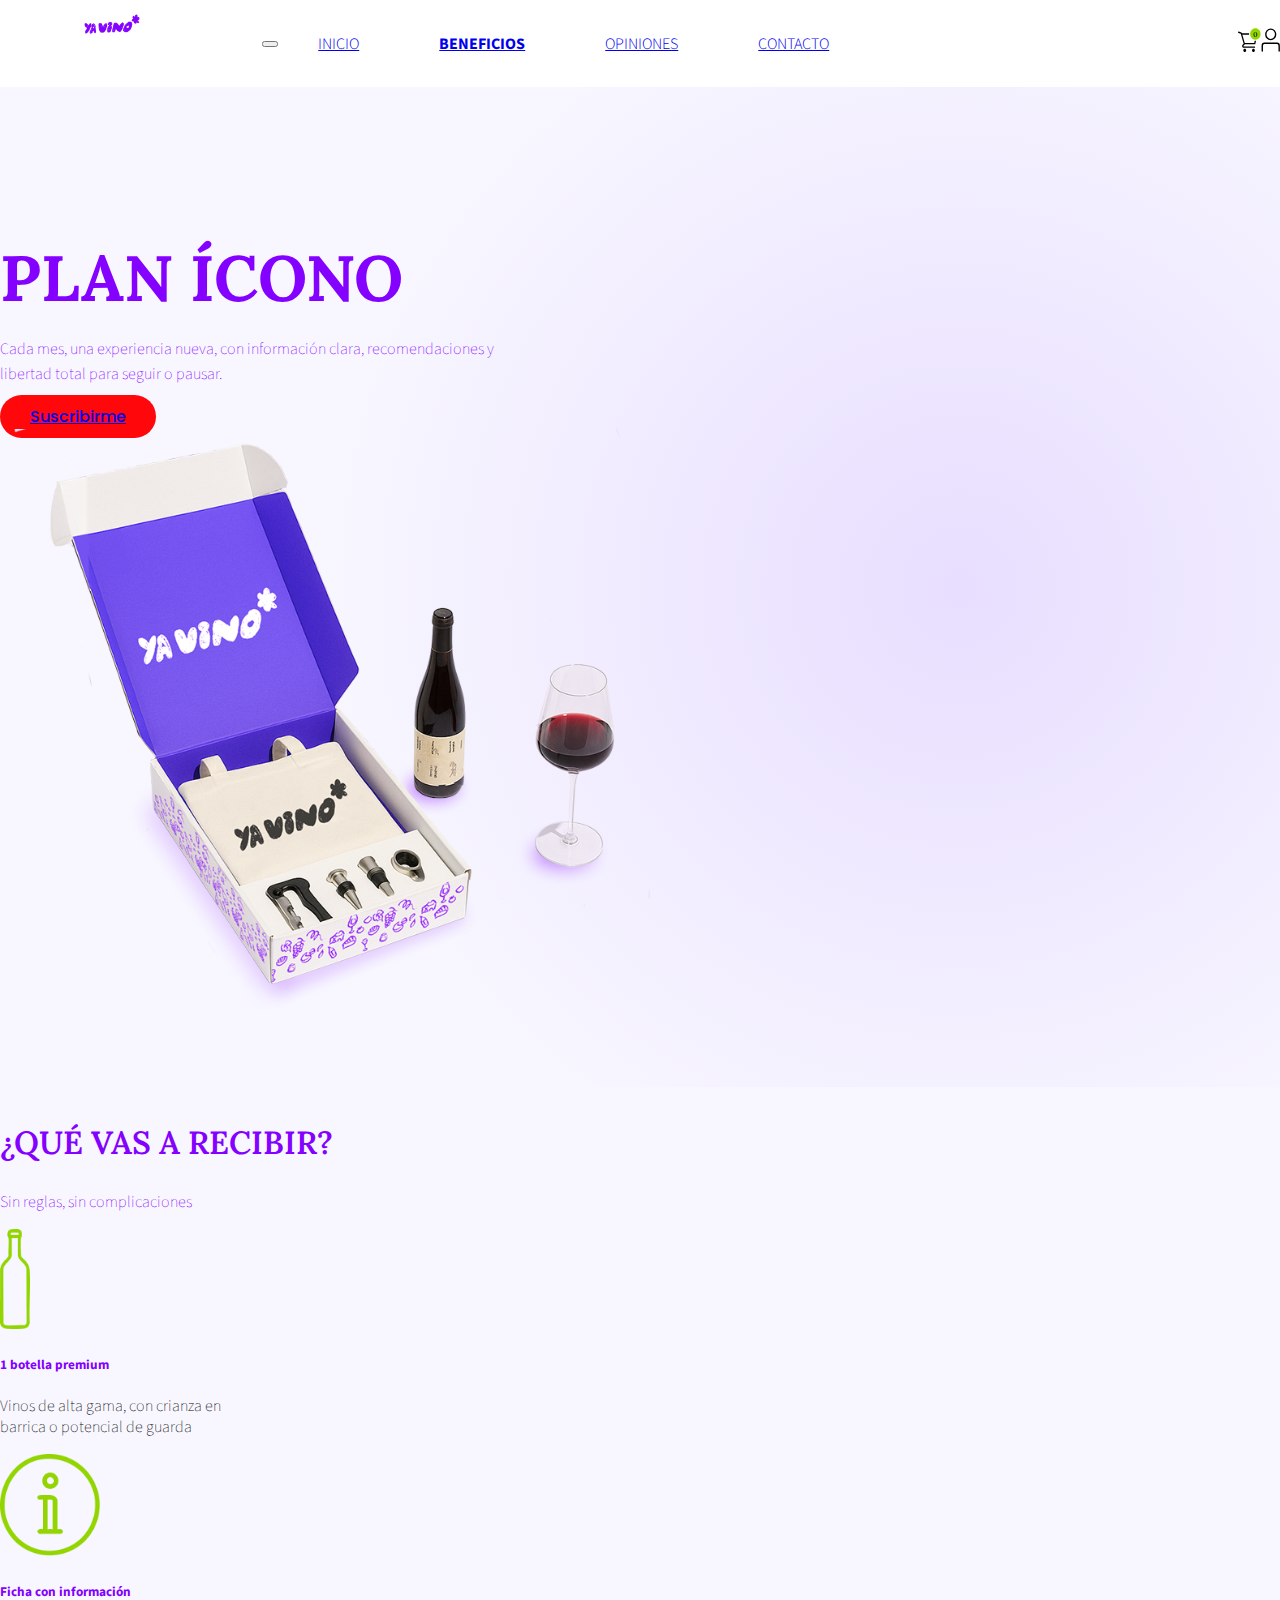
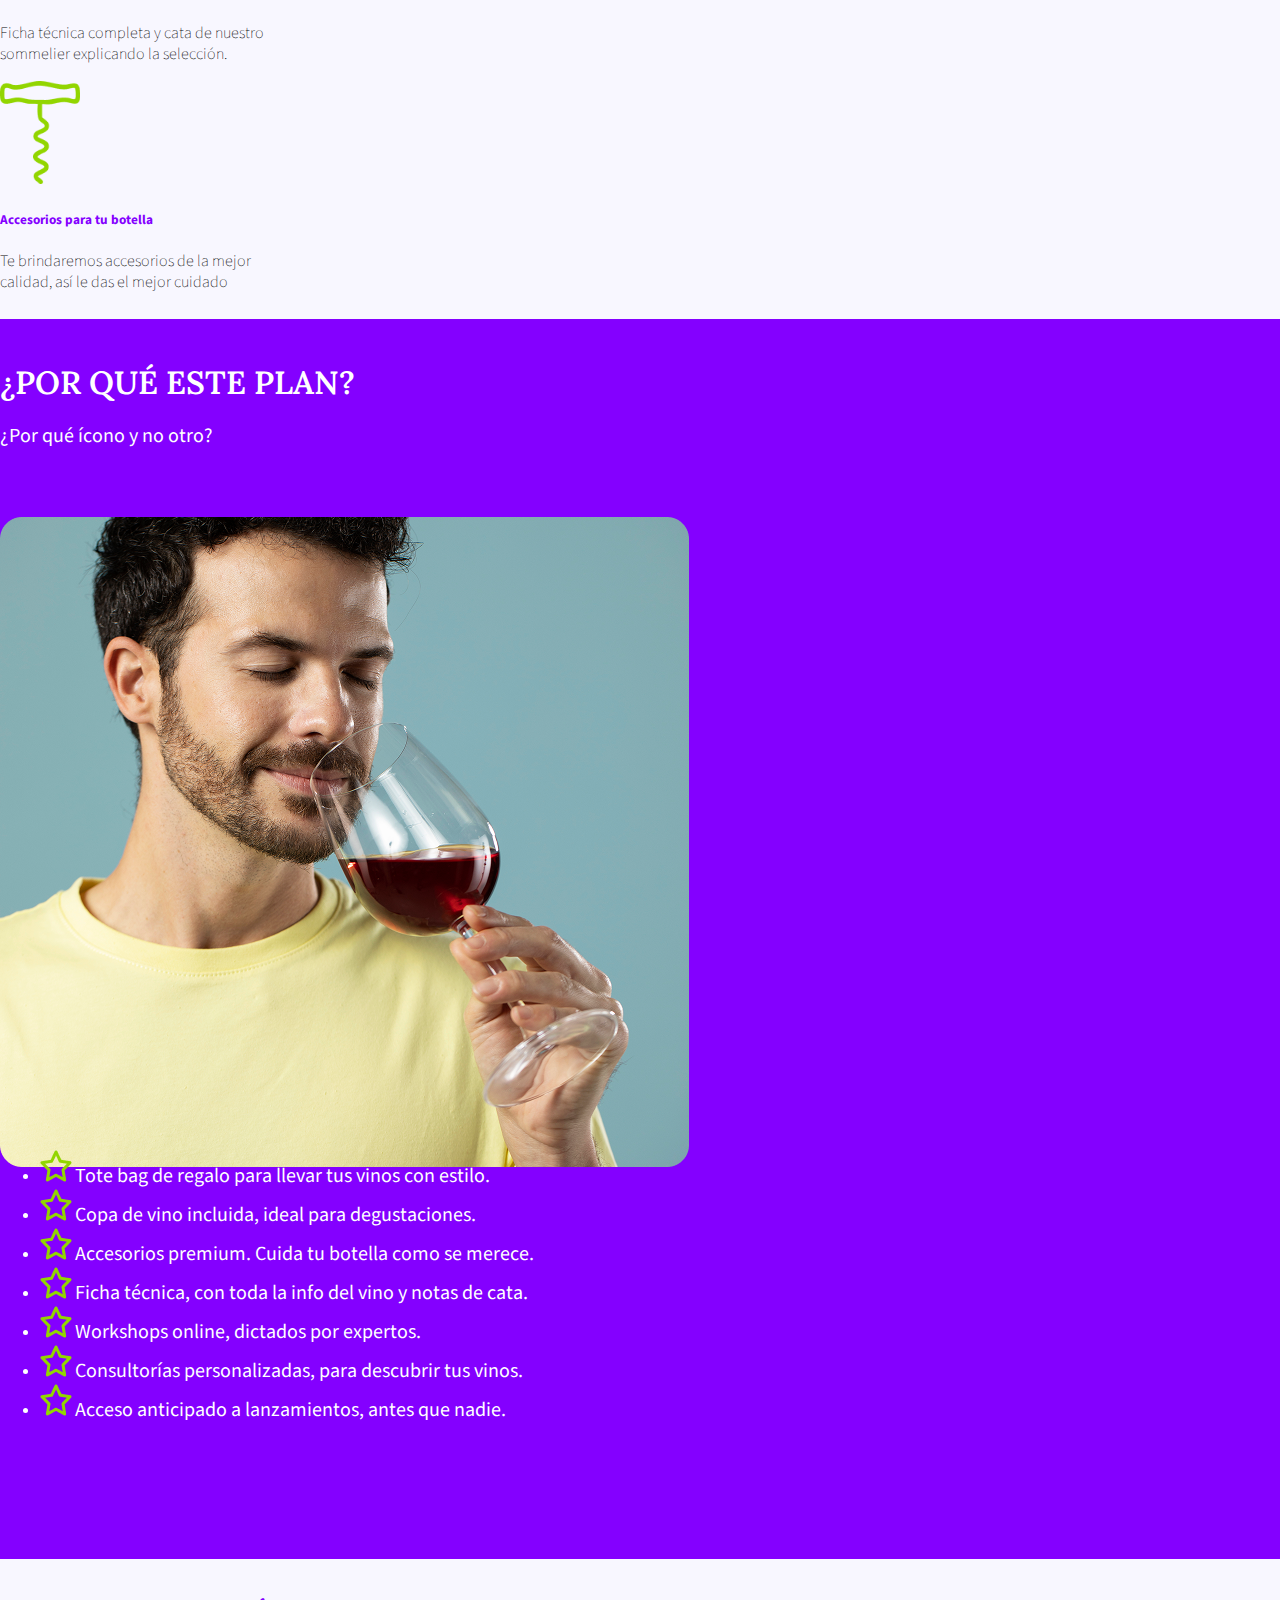
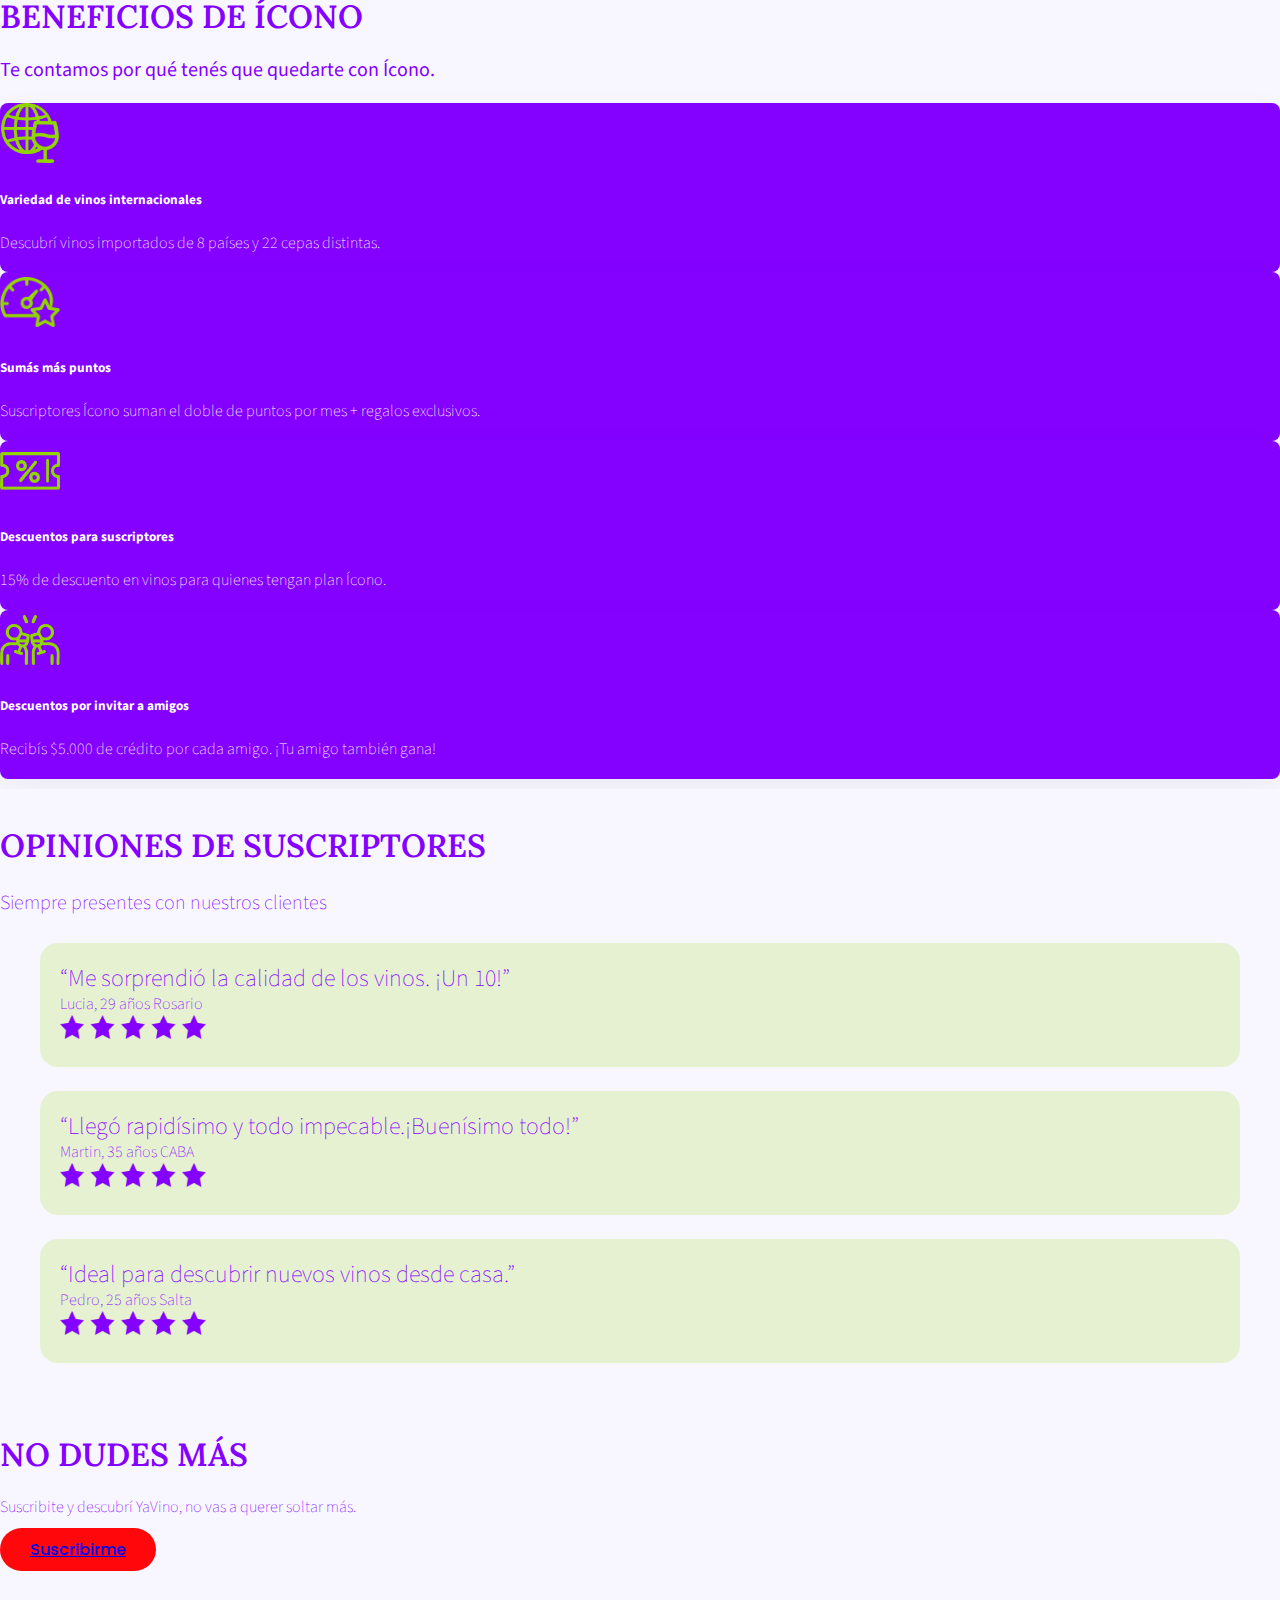
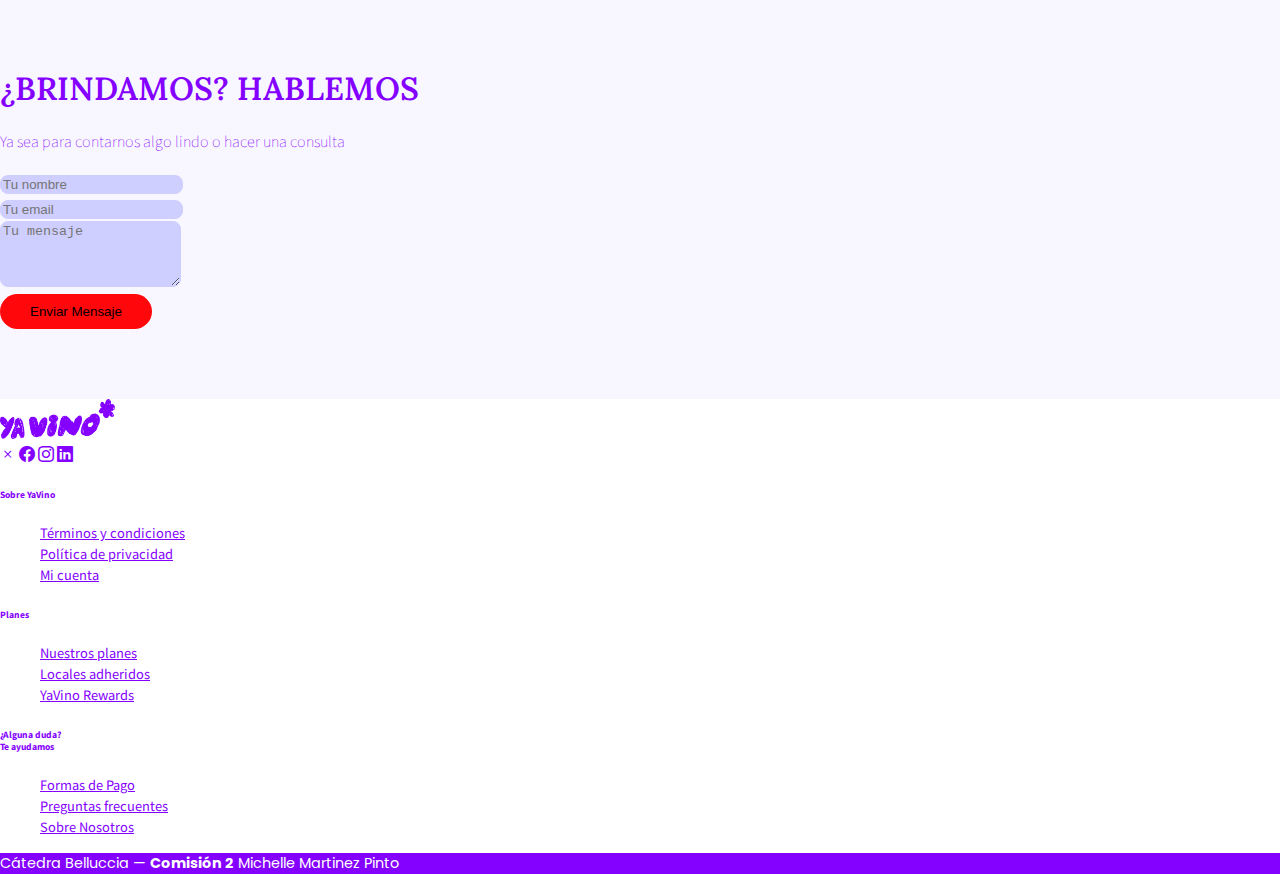
<file: plan.html>
<!DOCTYPE html>
<html lang="es">
<head>
    <!-- Configuración básica del documento -->
    <meta charset="UTF-8">
    <meta name="viewport" content="width=device-width, initial-scale=1.0">
    <title>YaVino</title>
    <link rel="icon" href="/imagenes-nuevas/logo.png" type="image/png">

    <!-- Tipografía desde Google Fonts -->
     <link href="https://fonts.googleapis.com/css2?family=Libre+Bodoni:ital,wght@0,400;0,700;1,400&display=swap" rel="stylesheet">
     <link href="https://fonts.googleapis.com/css2?family=Mada:wght@400;500;700&display=swap" rel="stylesheet">
     <link href="https://fonts.googleapis.com/css2?family=Lora:ital,wght@0,400;0,700;1,400;1,700&display=swap" rel="stylesheet">

    <link href="https://fonts.googleapis.com/css2?family=Poppins:wght@400;600&display=swap" rel="stylesheet">
<link href="https://fonts.googleapis.com/css2?family=Reenie+Beanie&display=swap" rel="stylesheet">


    <!-- Framework CSS de Bootstrap -->
    <link href="https://cdn.jsdelivr.net/npm/bootstrap@5.3.7/dist/css/bootstrap.min.css" rel="stylesheet" integrity="sha384-LN+7fdVzj6u52u30Kp6M/trliBMCMKTyK833zpbD+pXdCLuTusPj697FH4R/5mcr" crossorigin="anonymous">

    <!-- Bootstrap Icons -->
    <link rel="stylesheet" href="https://cdn.jsdelivr.net/npm/bootstrap-icons@1.11.3/font/bootstrap-icons.css">

    <!-- Estilos personalizados -->
    <link rel="stylesheet" href="styles.css">
</head>
<body class="plan">

<!-- NAVBAR -->
<nav class="navbar navbar-expand-lg fixed-top">
  <div class="container d-flex align-items-center justify-content-between">
    
    <!-- Logo -->
    <a class="navbar-brand" href="#">
      <img src="imagenes-nuevas/logo.png" alt="YaVino logo" style="height: 80px;">
    </a>

    <!-- Botón responsive -->
    <button class="navbar-toggler" type="button" data-bs-toggle="collapse" data-bs-target="#navbarNav">
      <span class="navbar-toggler-icon"></span>
    </button>

    <!-- Menú de navegación -->
    <div class="collapse navbar-collapse justify-content-center" id="navbarNav">
      <ul class="navbar-nav gap-1"> <!-- `gap-4` es Bootstrap, para espaciar -->
        <li class="nav-item"><a class="nav-link " href="index.html#hero">INICIO</a></li>
        <li class="nav-item"><a class="nav-link active" href="#beneficios">BENEFICIOS</a></li>
        <li class="nav-item"><a class="nav-link" href="#testimonios">OPINIONES</a></li>
        <li class="nav-item"><a class="nav-link" href="#contacto">CONTACTO</a></li>
      </ul>
    </div>

    <!-- Espacio para íconos (opcional) -->
    <div class="navbar-icons d-none d-lg-flex gap-3">
      <!-- Iconos en SVG o FontAwesome, por ejemplo -->
      <a href="#"><img src="imagenes-nuevas/shop-icon.svg" alt="Usuario" style="height: 24px;"></a>
      <a href="#"><img src="imagenes-nuevas/icon-user.svg" alt="Carrito" style="height: 24px;"></a>
    </div>

  </div>
</nav>

<!-- HERO: Sección de portada con llamado a la acción -->
<section class="hero-section d-flex align-items-center" style="min-height: 100vh; padding-top: 100px;">
  <div class="container section-spacing">
    <div class="row align-items-center">
    <!-- Texto principal -->
    <div class="col-lg-6">
      <h1 class="h1-custom">PLAN ÍCONO</h1>
      <p class="p-custom">Cada mes, una experiencia nueva, con información clara, recomendaciones y <br>libertad total para seguir o pausar.</p>
      <div class="d-flex gap-3 mt-4">
        <a href="#" class="btn btn-dark">Suscribirme</a>
      </div>
    </div>
    <!-- Imagen destacada -->
    <div class="col-lg-6 text-center">
      <img src="imagenes-nuevas/hero-detalle-new.png" class="img-fluid img-rounded hero-img" alt="Imagen Hero">

    </div>
  </div>
</section>
<!-- /HERO -->
 <!-- SECCIÓN E: Beneficios con íconos centrados (Bootstrap Icons) -->
<!-- SECCIÓN E: Beneficios con imágenes centradas -->
<section class="section-spacing text-center py-5" style="background-color: #F8F7FF;">
  <div class="container">
    <h2 class="detalle-beneficios-title mb-2">¿QUÉ VAS A RECIBIR?</h2>
    <p class="p-detalle-beneficios mb-5">Sin reglas, sin complicaciones</p>

    <div class="row">
      <!-- Beneficio 1 -->
      <div class="col-md-4 mb-4">
        <img src="imagenes-nuevas/detalle-botella.png" alt="Botella premium" class="mb-3 no-hover" style="width: 30px; height: 100px;">
        <h5 class="p-detalle-beneficios1">1 botella premium</h5>
        <p class="p-custom1">Vinos de alta gama, con crianza en <br> barrica o potencial de guarda</p>
      </div>

      <!-- Beneficio 2 -->
      <div class="col-md-4 mb-4">
        <img src="imagenes-nuevas/detalle-info.png" alt="Caja segura" class="mb-3 no-hover" style="width: 100px; height: auto;">
        <h5 class="p-detalle-beneficios1">Ficha con información</h5>
        <p class="p-custom1">Ficha técnica completa y cata de nuestro <br> sommelier explicando la selección.</p>
      </div>

      <!-- Beneficio 3 -->
      <div class="col-md-4 mb-4">
        <img src="imagenes-nuevas/detalle-sacacorchos.png" alt="Accesorios para vino" class="mb-3 no-hover" style="width: 80px; height: auto;">
        <h5 class="p-detalle-beneficios1">Accesorios para tu botella</h5>
        <p class="p-custom1">Te brindaremos accesorios de la mejor <br>calidad, así le das el mejor cuidado</p>
      </div>
    </div>
  </div>
</section>

<!-- SECCIÓN A: Texto centrado sin imagen -->
<section class="section-spacing bg-violeta text-center text-white">
  <div class="container">
   <h2 class="display-5 h2-custom mb-2">¿POR QUÉ ESTE PLAN?</h2>
<p class="lead-custom mb-4">¿Por qué ícono y no otro?</p>

    <div class="mt-4 d-flex justify-content-center gap-3">
      <!-- Íconos o contenido -->
    </div>
  </div>
</section>


<!-- SECCIÓN B: Imagen izquierda, texto derecha -->
<section class="section-spacing bg-violeta bg-violeta-corte" style="padding-top: 1rem;">

  <div class="container">
    <div class="row align-items-center">
     <!-- Columna de imagen -->
<div class="col-lg-6 text-center mb-4 mb-lg-0 d-flex justify-content-center">
  <img src="imagenes-nuevas/persona-detalle.png" 
       class="img-fluid img-rounded imagen-ajustada no-hover imagen-al-corte" 
       alt="Imagen ilustrativa">
</div>

      <!-- Columna de lista con íconos -->
      <div class="col-lg-6">
        <ul class="list-unstyled mt-4">
          <li class="d-flex align-items-center mb-3 mada-text">
            <img src="imagenes-nuevas/estrella-bullet.png" alt="Icono 1" class="me-3" style="width: 32px; height: 32px;">
            <span class="lead-custom">Tote bag de regalo para llevar tus vinos con estilo.</span>
          </li>
    <li class="d-flex align-items-center mb-3 mada-text">
      <img src="imagenes-nuevas/estrella-bullet.png" alt="Icono 2" class="me-3" style="width: 32px; height: 32px;">
      <span class="lead-custom">Copa de vino incluida, ideal para degustaciones.</span>
    </li>
    <li class="d-flex align-items-center mb-3 mada-text">
      <img src="imagenes-nuevas/estrella-bullet.png" alt="Icono 3" class="me-3" style="width: 32px; height: 32px;">
      <span class="lead-custom">Accesorios premium. Cuida tu botella como se merece.</span>
    </li>
    <li class="d-flex align-items-center mb-3 mada-text">
      <img src="imagenes-nuevas/estrella-bullet.png" alt="Icono 1" class="me-3" style="width: 32px; height: 32px;">
      <span class="lead-custom">Ficha técnica, con toda la info del vino y notas de cata.</span>
    </li>
    <li class="d-flex align-items-center mb-3 mada-text">
      <img src="imagenes-nuevas/estrella-bullet.png" alt="Icono 1" class="me-3" style="width: 32px; height: 32px;">
      <span class="lead-custom">Workshops online, dictados por expertos.</span>
    </li>
    <li class="d-flex align-items-center mb-3 mada-text">
      <img src="imagenes-nuevas/estrella-bullet.png" alt="Icono 1" class="me-3" style="width: 32px; height: 32px;">
      <span class="lead-custom">Consultorías personalizadas, para descubrir tus vinos.</span>
    </li>
    <li class="d-flex align-items-center mb-3 mada-text">
      <img src="imagenes-nuevas/estrella-bullet.png" alt="Icono 1" class="me-3" style="width: 32px; height: 32px;">
      <span class="lead-custom">Acceso anticipado a lanzamientos, antes que nadie.</span>
    </li>
  </ul>
</div>
</section>

<!-- card: 4 violetas -->
<section id="beneficios" class="section-spacing text-center py-5" style="background-color: #F8F7FF;">
  <div class="container">
   <h2 class="h2-custom mb-2">BENEFICIOS DE ÍCONO</h2>
<p class="lead-custom mb-4">Te contamos por qué tenés que quedarte con Ícono.</p>


    <div class="row g-4">
      <!-- Card 1 -->
      <div class="col-md-6">
        <div class="card card-violeta h-100 p-4 text-start">
          <div class="d-flex align-items-center">
            <img src="imagenes-nuevas/detalle-mundo.png" alt="Variedad de vinos" class="me-3" style="width: 60px; height: 60px; object-fit: contain;">
            <div>
              <h5>Variedad de vinos internacionales</h5>
              <p class="p-custom">Descubrí vinos importados de 8 países y 22 cepas distintas.</p>
            </div>
          </div>
        </div>
      </div>

      <!-- Card 2 -->
      <div class="col-md-6">
        <div class="card card-violeta h-100 p-4 text-start">
          <div class="d-flex align-items-center">
            <img src="imagenes-nuevas/detalle-rewards.png" alt="Recompensas" class="me-3" style="width: 60px; height: 60px; object-fit: contain;">
            <div>
              <h5>Sumás más puntos</h5>
              <p class="p-custom">Suscriptores Ícono suman el doble de puntos por mes + regalos exclusivos.</p>
            </div>
          </div>
        </div>
      </div>

      <!-- Card 3 -->
      <div class="col-md-6">
        <div class="card card-violeta h-100 p-4 text-start">
          <div class="d-flex align-items-center">
            <img src="imagenes-nuevas/detalle-descuento.png" alt="Descuentos" class="me-3" style="width: 60px; height: 60px; object-fit: contain;">
            <div>
              <h5>Descuentos para suscriptores</h5>
              <p class="p-custom">15% de descuento en vinos para quienes tengan plan Ícono.</p>
            </div>
          </div>
        </div>
      </div>

      <!-- Card 4 -->
      <div class="col-md-6">
        <div class="card card-violeta h-100 p-4 text-start">
          <div class="d-flex align-items-center">
            <img src="imagenes-nuevas/detalle-compartir.png" alt="Compartir" class="me-3" style="width: 60px; height: 60px; object-fit: contain;">
            <div>
              <h5>Descuentos por invitar a amigos</h5>
              <p class="p-custom">Recibís $5.000 de crédito por cada amigo. ¡Tu amigo también gana!</p>
            </div>
          </div>
        </div>
      </div>
    </div>
  </div>
</section>





<!-- TESTIMONIALS: Opiniones de clientes -->
<section id="testimonios" class="section-spacing text-center py-5" style="background-color: #F8F7FF;">
  <div class="bg-light">
  <div class="container">
  <h2 class="h2-custom">OPINIONES DE SUSCRIPTORES</h2>
  <p class="p-custom-8">Siempre presentes con nuestros clientes</p>
  <div class="row">
    <!-- Cada columna es un testimonio -->
    <div class="col-md-4">
      <blockquote class="blockquote p-4">
        “Me sorprendió la calidad de los vinos. ¡Un 10!”
        <footer class="blockquote-footer mt-3">Lucia, 29 años Rosario</footer>
        <!-- Estrellas debajo del footer -->
  <div class="mt-2">
    <img src="imagenes-nuevas/detalle-5estrellas.png"  class="no-hover" alt="Valoración 5 estrellas" style="height: 24px;">
  </div>
      </blockquote>
    </div>
    <!-- Cada columna es un testimonio -->
    <div class="col-md-4">
      <blockquote class="blockquote p-4">
        “Llegó rapidísimo y todo impecable.¡Buenísimo todo!”
        <footer class="blockquote-footer mt-3">Martin, 35 años CABA</footer>
        <!-- Estrellas debajo del footer -->
  <div class="mt-2">
    <img src="imagenes-nuevas/detalle-5estrellas.png" class="no-hover" alt="Valoración 5 estrellas" style="height: 24px;">
  </div>
      </blockquote>
    </div>
    <!-- Cada columna es un testimonio -->
    <div class="col-md-4">
      <blockquote class="blockquote p-4">
        “Ideal para descubrir nuevos vinos desde casa.”
        <footer class="blockquote-footer mt-3">Pedro, 25 años Salta</footer>
        <!-- Estrellas debajo del footer -->
  <div class="mt-2">
    <img src="imagenes-nuevas/detalle-5estrellas.png" class="no-hover" alt="Valoración 5 estrellas" style="height: 24px;">
  </div>
      </blockquote>
    </div>
  </div>
</section>
<!-- /TESTIMONIALS -->
<!-- CTA: Llamado a la acción final -->
<!-- CTA: Llamado a la acción final -->
<section class="section-spacing text-center py-5" style="background-color: #F8F7FF;">
  <div class="container">
    <h2 class="h2-custom">NO DUDES MÁS</h2>
    <p class="p-custom">Suscribite y descubrí YaVino, no vas a querer soltar más.</p>
    <a href="#" class="btn btn-dark mt-4">Suscribirme</a>
  </div>
</section>
<!-- /CTA -->


  <!-- CONTACT FORM: Formulario de contacto -->
<section id="contacto" class="bg-contact">
  <div class="section-spacing container text-center">
    <h2 class="h2-custom">¿BRINDAMOS? HABLEMOS</h2>
    <p class="p-custom">Ya sea para contarnos algo lindo o hacer una consulta</p>
    <div class="row justify-content-center">
      <div class="col-md-6">
        <form>
          <div class="mb-3">
            <input type="text" class="form-control" placeholder="Tu nombre">
          </div>
          <div class="mb-3">
            <input type="email" class="form-control" placeholder="Tu email">
          </div>
          <div class="mb-3">
            <textarea class="form-control" rows="4" placeholder="Tu mensaje"></textarea>
          </div>
          <button type="submit" class="btn btn-dark">Enviar Mensaje</button>
        </form>
      </div>
    </div>
  </div>
</section>

<!-- /CONTACT FORM -->

<!-- footer-->

<footer class="bg-light pt-5">
  <div class="container pb-4">
    <div class="row text-start text-md-left">
      
      <!-- Columna 1: Logo e íconos -->
      <div class="col-md-3 mb-4 text-center text-md-start">
        <img src="imagenes-nuevas/logo-violeta.png"  class="no-hover" alt="YaVino" style="height: 40px;">
        <div class="mt-3 d-flex justify-content-center justify-content-md-start gap-3">
          <i class="bi bi-x fs-5"></i>
          <i class="bi bi-facebook fs-5"></i>
          <i class="bi bi-instagram fs-5"></i>
          <i class="bi bi-linkedin fs-5"></i>
        </div>
      </div>

      <!-- Columna 2 -->
      <div class="col-md-3 mb-4">
        <h6 class="fw-bold text-purple">Sobre YaVino</h6>
        <ul class="list-unstyled small">
          <li><a href="#" class="text-decoration-none text-purple">Términos y condiciones</a></li>
          <li><a href="#" class="text-decoration-none text-purple">Política de privacidad</a></li>
          <li><a href="#" class="text-decoration-none text-purple">Mi cuenta</a></li>
        </ul>
      </div>

      <!-- Columna 3 -->
      <div class="col-md-3 mb-4">
        <h6 class="fw-bold text-purple">Planes</h6>
        <ul class="list-unstyled small">
          <li><a href="#" class="text-decoration-none text-purple">Nuestros planes</a></li>
          <li><a href="#" class="text-decoration-none text-purple">Locales adheridos</a></li>
          <li><a href="#" class="text-decoration-none text-purple">YaVino Rewards</a></li>
        </ul>
      </div>

      <!-- Columna 4 -->
      <div class="col-md-3 mb-4">
        <h6 class="fw-bold text-purple">¿Alguna duda?<br>Te ayudamos</h6>
        <ul class="list-unstyled small">
          <li><a href="#" class="text-decoration-none text-purple">Formas de Pago</a></li>
          <li><a href="#" class="text-decoration-none text-purple">Preguntas frecuentes</a></li>
          <li><a href="#" class="text-decoration-none text-purple">Sobre Nosotros</a></li>
        </ul>
      </div>

    </div>
  </div>


  <!-- Línea violeta inferior -->
  <div class="text-center py-2" style="background-color: #8400FF; color: white;">
    Cátedra Belluccia — <strong>Comisión 2</strong> Michelle Martinez Pinto
  </div>
</footer>

<!-- /FOOTER -->
 </body>
</html>

<script>
window.addEventListener('scroll', function() {
  const navbar = document.querySelector('.navbar');
  navbar.classList.toggle('scrolled', window.scrollY > 50);
});
</script>
</file>
<file: styles.css>
/* 1. VARIABLES DE DISEÑO */
:root {
  --primary-color: #47b2e4;
  --secondary-color: #6c757d;
  --light-color: #f8f9fa;
  --dark-color: #343a40;
  --font-family-base: 'Poppins', sans-serif;
}

/* 2. ESTILOS GENERALES */
body {
  font-family: var(--font-family-base);
  color: #212529;
  background-color: #ffffff;
  margin: 0;
  padding: 0;
  scroll-behavior: smooth;
}

/* 3.Navbar centrado */
.navbar .container {
  display: flex;
  align-items: center;
  justify-content: space-between;
}

/* Centrar menú */
.navbar-collapse {
  flex-grow: 1;
  justify-content: center !important;
}

/* Alineación limpia de los ítems */
.navbar-nav {
  display: flex;
  flex-direction: row;
  align-items: center;
  padding: 5;
  margin: 0;
  list-style: none;
  gap: 80px !important;
  
}

/* Íconos de usuario y carrito  */
.navbar-icons {
  display: flex;
  align-items: center;
}

.navbar-nav .nav-link {
  font-family: 'Mada', sans-serif; 
  font-weight: 300; /* opcional */
  transition: font-weight 0.3s ease;
  font-size: 1rem; 
}
.navbar-nav .nav-link.active {
  font-weight: 700; /* Bold */
}
.navbar-scrolled {
  background-color: rgba(240, 225, 253, 0.95); /* O el color que quieras */
  box-shadow: 0 2px 6px rgba(0,0,0,0.1); /* Opcional: sombra para dar profundidad */
  transition: background-color 0.3s ease, box-shadow 0.3s ease;
}
/* 4. HERO */

.hero-section {
  background-color: #F8F7FF; 
}
.hero-section {
  min-height: 100vh;
  padding-top: 100px;
  background: radial-gradient(circle at 75% 50%, rgba(139, 76, 255, 0.15), transparent 60%);
}
.row.p-5 {
  min-height: 90vh;
  display: flex;
  align-items: center;
  padding-top: 100px;
}

h1, h2, h3, h4, h5 {
  font-weight: 600;
  line-height: 1.2;
  font-family: 'Libre Bodoni', sans-serif; 
}

.h1-custom {
  font-family: 'Lora', sans-serif; 
  font-size: 4rem !important;
  margin-bottom: 20px;
  color: #8400FF!important; 
}
.h2-custom {
  font-family: 'Libre Bodoni', sans-serif; 
  font-size: 3rem;
  margin-bottom: 20px;
  color: #8400FF ; 
}
.mt-3 {
  font-family: 'mada', sans-serif; 
  font-size: 1rem;
  color: #8400FF ;
}

p {
  font-family: 'mada', sans-serif; 
  font-size: 1rem;
  color: #F8F7FF;
}

.hero-section {
  background-color: #F8F7FF; 
}
.hero-section img:hover {
  transform: none !important;
  transition: none !important;
}
.hero-section img {
  outline: none !important;
  box-shadow: none !important;
  border: none !important;
}
.hero-section img:hover,
.hero-section img:focus {
  outline: none !important;
  box-shadow: none !important;
  border: none !important;
}

/* Botones */
.btn {
  border-radius: 50px;
  padding: 10px 30px;
  font-weight: 500;
  transition: all 0.3s ease-in-out;
}

.btn-dark {
  background-color: #FF070B;
  border: none;
}

.btn-dark:hover {
  background-color: #c59336;
}

.btn-outline-dark {
  border: 2px solid var(--primary-color);
  color: var(--primary-color);
}

.btn-outline-dark:hover {
  background-color: var(--primary-color);
  color: #fff;
}

/* 5. SECCIONES */
section {
  padding: 0px 0;
}

section h2 {
  font-size: 2.5rem;
  margin-bottom: 30px;
  position: relative;
}


/* 6. CARDS */
.card {
  color: #8400FF ;
  border: none;
  border-radius: 8px;
  overflow: hidden;
  box-shadow: 0px 10px 30px rgba(0, 0, 0, 0.05);
  transition: transform 0.3s;
}

.card:hover {
  transform: translateY(-5px);
}

.card-title {
  font-size: 1.25rem;
  font-weight: 600;
  color: var(--dark-color);
}

.masonry__container {
  column-count: 4;
  column-gap: 1rem;
}

.masonry__item {
  width: 100%;
  display: block;
  margin-bottom: 1rem;
  border-radius: 8px;
}

.card-text {
  color: #ffffff;
}

/* 7. TESTIMONIOS */
.blockquote {
  background-color: #92d5012d;
  border-left: 4px #92d5012d;
  padding: 20px;
  border-radius: 18px;
  font-family: 'mada', Arial, Helvetica, sans-serif;
  color: #8400FF; 
  font-weight: 200;
  font-size: 1.5rem;
}
.blockquote-footer {
  font-family: 'mada', Arial, Helvetica, sans-serif;
  color: #8400FF;
  font-weight: 200;
  font-size: 1rem;
  margin-right: 8px;
}

/* about section */
.about-section {
  background-color: #F8F7FF; /* o el color que prefieras */
  padding: 10px 0;
}

/* 8. FORMULARIO */
form .form-control {
  border-radius: 8px;
  border: 1px solid #CECEFF;
  background-color:#CECEFF;
}

form button.btn-primary {
  background-color: var(--primary-color);
  border: none;
  width: 100%;
  border-radius: 50px;
  margin-top: 20px;
}

/* 9. FOOTER */
footer {
 
  color: #ffffff;
  font-size: 0.9rem;
}

/* 10. IMÁGENES */
img.rounded-circle {
  border: 5px solid var(--light-color);
}

/* 11. GALERÍA */
.container .row img {
  transition: transform 0.3s, box-shadow 0.3s;
}

.container .row img:hover {
  transform: scale(1.05);
  box-shadow: 0px 8px 20px rgba(0, 0, 0, 0.1);
}
.bg-aprende .row img:hover {
  transform: none !important;
  box-shadow: none !important;
}

/* ============================== */
/* CUSTOM HELPER CLASSES */
/* ============================== */

/* ============================== */
/* CUSTOM HELPER CLASSES */
/* ============================== */

/* TITULOS */
.h1-custom {
  font-size: 3rem;
  font-weight: 700;
  line-height: 1.2;
  color: var(--dark-color);
}

.h2-custom {
  font-size: 2.5rem;
  font-weight: 600;
  line-height: 1.3;
  color: #8400FF;
}

.h3-custom {
  font-size: 2rem;
  font-weight: 600;
  line-height: 1.4;
  color: var(--dark-color);
}
/* txtos seccion de paso a paso */
.h4-custom {
  font-family: 'Mada bold', sans-serif; 
  font-size: 1.1rem;
  font-weight: 700;
  color: var(--dark-color);
}
.step-number {
 font-family: 'lora', Arial, Helvetica, sans-serif;
  color: #92D501; 
  font-weight: 700;
  font-size: 1.4rem;
  margin-right: 8px;
}
/* fondo y titulos seccion nosotros*/
/* Título de la card izquierda */
.bg-violet-card .text-title {
  font-family: 'Mada', serif;
  color: white;
  font-size: 1.5em;
  margin-bottom: 10px;
}

/* Párrafo de la card izquierda */
.bg-violet-card .text-body {
  font-family: 'Mada', sans-serif, ;
  color: white, ;
  font-size: 1em;
  line-height: 1.6;
}
.rounded-top-sharp {
  border-top-left-radius: 0 !important;   /* esquina superior izquierda en punta */
  border-top-right-radius: 0 !important;  /* esquina superior derecha en punta */
}


.bg-custom {
  background-color: #9381FF;
  padding: 60px 0; /* para que el espacio vertical quede cómodo */
  color: white; /* para que el texto contraste sobre fondo oscuro */
}
.h2-white {
  color: white ;
  
}
.text-white {
    color: #FFFFFF; /* Blanco */
}
.section-spacing {
    padding-top: 80px; /* Ajusta según el espaciado que quieras entre secciones */
    padding-bottom: 80px;
}

.h2-custom {
    font-family: 'Lora', sans-serif; /* Reemplaza 'TuFuentePrincipal' con el nombre de tu fuente */
    font-size: 2em; /* Ajusta el tamaño de la fuente */
    margin-bottom: 20px;
}

.h2-white {
    color: #FFFFFF;
}

.subtitle-text {
    font-family: 'mada', sans-serif; /* Reemplaza 'TuFuenteSecundaria' */
    font-size: 1.2em; /* Ajusta el tamaño */
    color: #E0E0E0; /* Un blanco suave, o #FFFFFF */
}

/* Estilo para el párrafo dentro de la sección morada */
.bg-purple p {
    font-family: 'mada', sans-serif; /* Reemplaza 'TuFuenteNormal' */
    font-size: 1em;
    line-height: 1.6;
    color: #FFFFFF;
    font-weight: 200;
}

.bg-purple {
    background-color: #5D37B4; /* O el código hexadecimal exacto de tu morado */
}.bg-purple {
    background-color: #5D37B4; /* O el código hexadecimal exacto de tu morado */
    /* Puedes agregar padding si necesitas más espacio interno en la sección */
    padding: 60px 0; /* Ejemplo de padding */
}
.text-white {
    color: #FFFFFF;
}
.bg-custom {
  background-color: #9381FF;
  padding: 60px 0;
  color: white; /* texto general */
}
.bg-light-custom {
  background-color: #F8F7FF;
}

.bg-violet-card {
  background-color: #8400FF;
  color: white;
  border: none;
}
.bg-violet-card {
  background-color: #8400FF;
  color: white;
  border: none;
  border-radius: 16px;
  box-shadow: 0 8px 20px rgba(0, 0, 0, 0.1);
}
.text-title {
  font-family: 'Libre Bodoni', serif;
  color: white;
  font-size: 1.5em;
}
.text-violeta-yavino {
  font-family: 'Lora', serif;
  color: #8400FF;
  font-size: 2rem
  
}

.text-purple {
  color: #8400FF !important;
}
.text-white-force {
  color: #ffffff !important;
}
.text-big {
  font-size: 3rem; /* O subí a 1.5rem, 2rem, según prefieras */
  line-height: 1,2;
}
.card.no-hover:hover {
  transform: none !important;
  box-shadow: none !important;
}
.no-hover {
  transition: none !important;
  transform: none !important;
  box-shadow: none !important;
}





:root {
  --text-color-main: white;
  --text-color-subtitle: #D1C4E9; /* un violeta claro para subtítulos */
}

/* Estilo general para el texto largo */
.bg-custom p {
  color: #ffffff ;
  font-size: 1rem;
  font-family: 'Mada bold', sans-serif; 
}

/* Estilo para el subtítulo */
.bg-custom .subtitle-text {
  color: #ffffff ;
  font-family: 'Mada regular', sans-serif; 
  font-size: 1.2rem;

}
/* botones abajo de la galeria */
.indicator-btn {
  all: unset; /* ✅ Elimina todos los estilos por defecto del navegador */
  display: inline-flex;
  align-items: center;
  justify-content: center;
  border: 2px solid #A259FF;
  color: #A259FF;
  background-color: white;
  border-radius: 50%;
  width: 40px;
  height: 40px;
  font-size: 18px;
  cursor: pointer;
  transition: background-color 0.2s ease;
}

.indicator-btn:hover {
  background-color: #f2e9fd;
}

.dot {
  width: 10px;
  height: 10px;
  border-radius: 50%;
  display: inline-block;
}

.dot.active {
  background-color: #A259FF;
}

.dot.inactive {
  background-color: #d1cfe2;
}
/* color subtitulo galeria */
 .bg-aprende p {
  color: #A259FF;
}



/* PÁRRAFOS Y TEXTOS */
.p-custom {
  font-size: 1rem;
  color: #8400FF;
  line-height: 1.6;
  font-weight: 200;
}

.lead-custom {
  font-size: 1.25rem;
  font-weight: 400;
  color:  #8400FF;
}

/* FONDOS E IMÁGENES */
.bg-cover {
  background-size: cover;
  background-position: center;
  background-repeat: no-repeat;
}

.bg-overlay-light {
  background-color: rgba(255,255,255,0.7);
  backdrop-filter: blur(5px);
}

.bg-overlay-dark {
  background-color: rgba(0,0,0,0.5);
  backdrop-filter: blur(5px);
  color: #fff;
}

.img-rounded {
  border-radius: 8px;
  overflow: hidden;
}

/* TEXTOS ADICIONALES */
.text-uppercase-custom {
  text-transform: uppercase;
  letter-spacing: 1px;
  font-family: 'Mada bold', sans-serif; 
}

.text-bold {
  font-weight: 700;
}

.text-muted-custom {
  color: #6c757d;
}

/* ESPACIADOS */
.section-spacing {
  padding-top: 10px;
  padding-bottom: 10px;
}

.section-spacing-sm {
  padding-top: 10px;
  padding-bottom: 10px;
}


/* ============================== */
/* MEDIA QUERIES */
/* ============================== */

@media (max-width: 768px) {
  h1 {
    font-size: 2.5rem;
  }
  .navbar-brand {
    font-size: 1.5rem;
  }
}

@media screen and (max-width: 992px) {
  .masonry__container {
    column-count: 3;
  }
}

@media screen and (max-width: 768px) {
  .masonry__container {
    column-count: 2;
  }
}

@media screen and (max-width: 576px) {
  .masonry__container {
    column-count: 1;
  }
}
.bg-violeta-yavino .small {
  font-size: 1.5rem !important;
  line-height: 1.5;
  font-weight: 100;
}
.bg-violeta-yavino h5 {
  font-size: 1.5rem;
}
.bg-violeta-yavino:hover {
  transform: none !important;
  box-shadow: none !important;
}
.bg-violeta-yavino img:hover {
  transform: none !important;
  box-shadow: none !important;
  filter: none !important;
}

.small-img {
  width: 60px;
  height: auto;
}
.card h5 {
  font-family: 'Mada', serif;
  color: #ffffff;
  font-weight: bold;
}
.card p {
  font-family: 'Mada', sans-serif;
  color: #ffffff;
}
.object-fit-cover {
  object-fit: cover;
}
.bg-purple {
  background-color: #8400FF;
  color: white;
}

.bg-purple h2,
.bg-purple p,
.bg-purple li,
.bg-purple small {
  color: white;
}

.bg-purple .card {
  background-color: white;
  color: black;
}

.bg-purple .card h5 {
  color: #8400FF;
}

.no-animation img {
  transition: none !important;
}

.no-animation img:hover {
  transform: none !important;
  box-shadow: none !important;
}
.text-purple {
  color: #8400FF;
}
.img-plan {
  height: 180px;
  width: 100%;
  max-width: 240px;
  object-fit: contain;
  margin: 0 auto;
  display: block;
  transform: scale(1.3)!important;
  transform-origin: center center;
  transition: none !important;
}
.img-plan:hover {
  transform: scale(1.3) !important;
  transition: none!important;
  cursor: default!important;
   /* Quitar borde o sombra al hacer hover */
  border: none !important;
  box-shadow: none !important;
  outline: none !important; /* por si es un foco */
}

.card-text-custom {
  color: #8400FF!important;

}
.list-violet li {
  color: #000000;
  font-weight: 200!important;
  font-family: 'Mada', sans-serif; 
}

.precio-plan {
  font-size: 3rem!important;
  font-weight: 700!important;
  color: #8400FF!important;
  margin-top: 1rem!important;
}

.precio-plan small {
  color: inherit;
  font-weight: 400;
}
.btn-rojo {
  background-color: #FF070B;  /* Un rojo vino intenso */
  color: #fff;
  border: none;
  border-radius: 50px;
  padding: 10px 30px;
  font-weight: 500;
  transition: background-color 0.3s;
}

.btn-rojo:hover {
  background-color: #a00025;
  color: #fff;
}

.subtitulo-faqs {
  color: #8400FF!important;
  font-weight: 200;
}

.accordion-button,
.accordion-body {
  font-family: 'Mada', sans-serif; /* o la fuente que quieras */
  font-weight: 700;
  color: #8400FF
}
.accordion-button {
  background-color: #E5E5FF; /* ejemplo: un violeta claro */
  padding: 8px 16px;
  font-size: 1rem;
  font-weight: 600;
  color: #5C1DFF;
  border-radius: 12px;
  box-shadow: none;
  
  
}
.accordion-button:focus,
.accordion-button:not(.collapsed) {
  background-color: #E5E5FF;
  box-shadow: none;
}

.accordion-item {
  border: none;
  border-radius: 12px;
  margin-bottom: 8px;
  box-shadow: 0 2px 6px rgba(148, 118, 219, 0.05);
}.accordion-item:first-child .accordion-button {
  border-top-left-radius: 12px;
  border-top-right-radius: 12px;
}

.accordion-item:last-child .accordion-button.collapsed {
  border-bottom-left-radius: 12px;
  border-bottom-right-radius: 12px;
}
.SUBTITULO-GALERIA-MARCAS {
  color: #8400FF!important;
  font-weight: 200;
}
.GALERIA-MARCAS {
  color: #8400FF!important;
}

.detalle-beneficios-title {
  color: #8400FF!important;
   font-family: 'Lora', sans-serif;
   font-size: 2rem;
}

.p-detalle-beneficios {
  color: #8400FF!important;
   font-family: 'Mada', sans-serif;
   font-size: 1rem;
   font-weight: 200;
}
.p-detalle-beneficios1 {
  color: #8400FF!important;
   font-family: 'Mada', sans-serif;
   font-size: 1-5rem;
   font-weight: 700;
}
.p-custom1 {
  color: #000000!important;
   font-family: 'Mada', sans-serif;
   font-size: 1-5rem;
   font-weight: 200;
}

.bg-violeta {
  background-color: #8400FF;
  color: white; /* opcional, por si el texto es oscuro */
  padding-top: 1rem;
  padding-bottom: 1rem;
}
.imagen-ajustada {
  max-width: 75%;     /* Limita el tamaño de la imagen */
  height: auto;
  margin-top: 1rem;
  margin-bottom: 1rem;
  align-self: center; /* Alinea la imagen al centro del espacio vertical disponible */
}
.bg-violeta,
.bg-violeta * {
  color: white !important;
}
/* Desactiva cualquier efecto hover para esta card e imagen */
.card.no-hover:hover,
.card.no-hover img:hover {
  transform: none !important;
  box-shadow: none !important;
  filter: none !important;
  transition: none !important;
}

.bg-violeta-4 {
  background-color: #F8F7FF;
  color: white; /* opcional, por si el texto es oscuro */
  padding-top: 1rem;
  padding-bottom: 1rem;
}

.bg-soft-violet {
  background-color: #F8F7FF;
}



.text-purple {
  color: #8000FF; /* o el violeta que estés usando para títulos */
}
/* Badge personalizado para "Recomendado" */
.badge-recomendado {
  background-color: #92D501 !important; /* Verde lima */
  color: #ffffff !important; /* Violeta fuerte */
  font-weight: 600;
  font-size: 0.85rem;
  padding: 0.5em 0.75em;
  border-radius: 0.5rem;
}
.benefits-strip {
  background-color: #F8F7FF;
 
}
.benefits-strip .benefit-link {
  color: #8400FF; /* O el color que quieras */
  font-weight: 200;
  transition: color 0.3s ease;
}
.accordion-wrapper {
  max-width: 700px; /* Ajustá el ancho como te guste */
  width: 100%;
}
.imagen-al-corte {
  margin-bottom: -40px; /* ajustá el valor según lo que quieras que sobresalga */
}
.bg-violeta-corte {
  padding-bottom: 120px;
  overflow: hidden;
  position: relative;
}
.card-violeta {
  background-color: #8400FF;
 
}
/* PÁRRAFOS Y TEXTOS */
.p-custom-8 {
  font-size: 1.25rem !important;
  color: #8400FF;
  line-height: 1.6;
  font-weight: 200;
}
.text-purple {
  color: #8400FF;
  font-family: 'Mada', sans-serif;

}

.text-purple:hover {
  color: #5d00b3;
}
.text-purple-1 {
  color: #8400FF;
  font-family: 'lora', sans-serif;

}
.bg-contact {
    background-color: #f8f7ff;
    padding-top: 60px;
    padding-bottom: 60px;
  }
  .bg-galeria {
    background-color: #f8f7ff;
    padding-top: 60px;
    padding-bottom: 60px;
  }
  .bg-faqs {
    background-color: #f8f7ff;
    padding-top: 60px;
    padding-bottom: 60px;
  }
.hero-img {
  width: 100%;
  max-width: 650px; /* Ajustá este valor según lo grande que la querés ver */
  height: auto;
}
.btn-dark:hover {
  background-color: #5c0000; /* un tono más oscuro al pasar el mouse */
  color: white;
}
.navbar.scrolled {
  background-color: #f8f7ff !important;
  transition: background-color 0.3s ease;
}
.text-align {
  text-align: right;
}
.mada-text {
  font-family: 'Mada', sans-serif;
}
</file>
